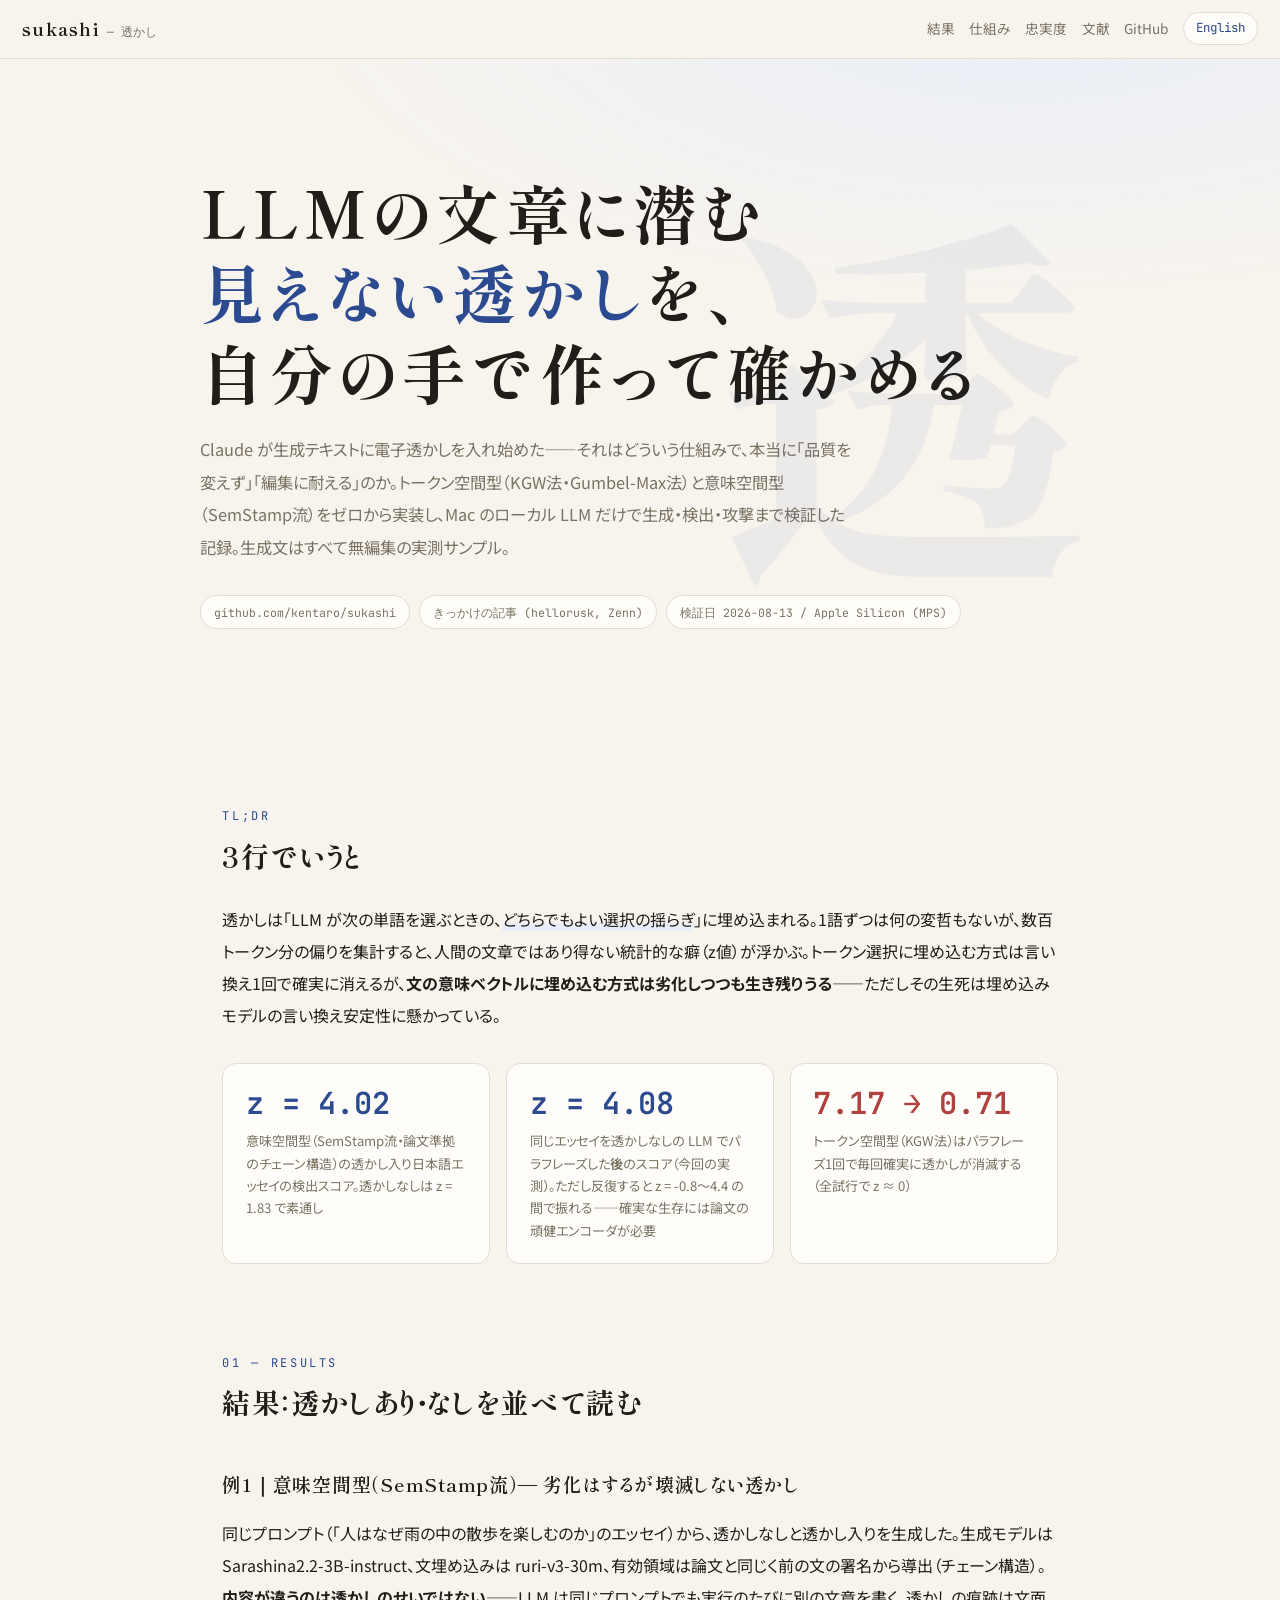
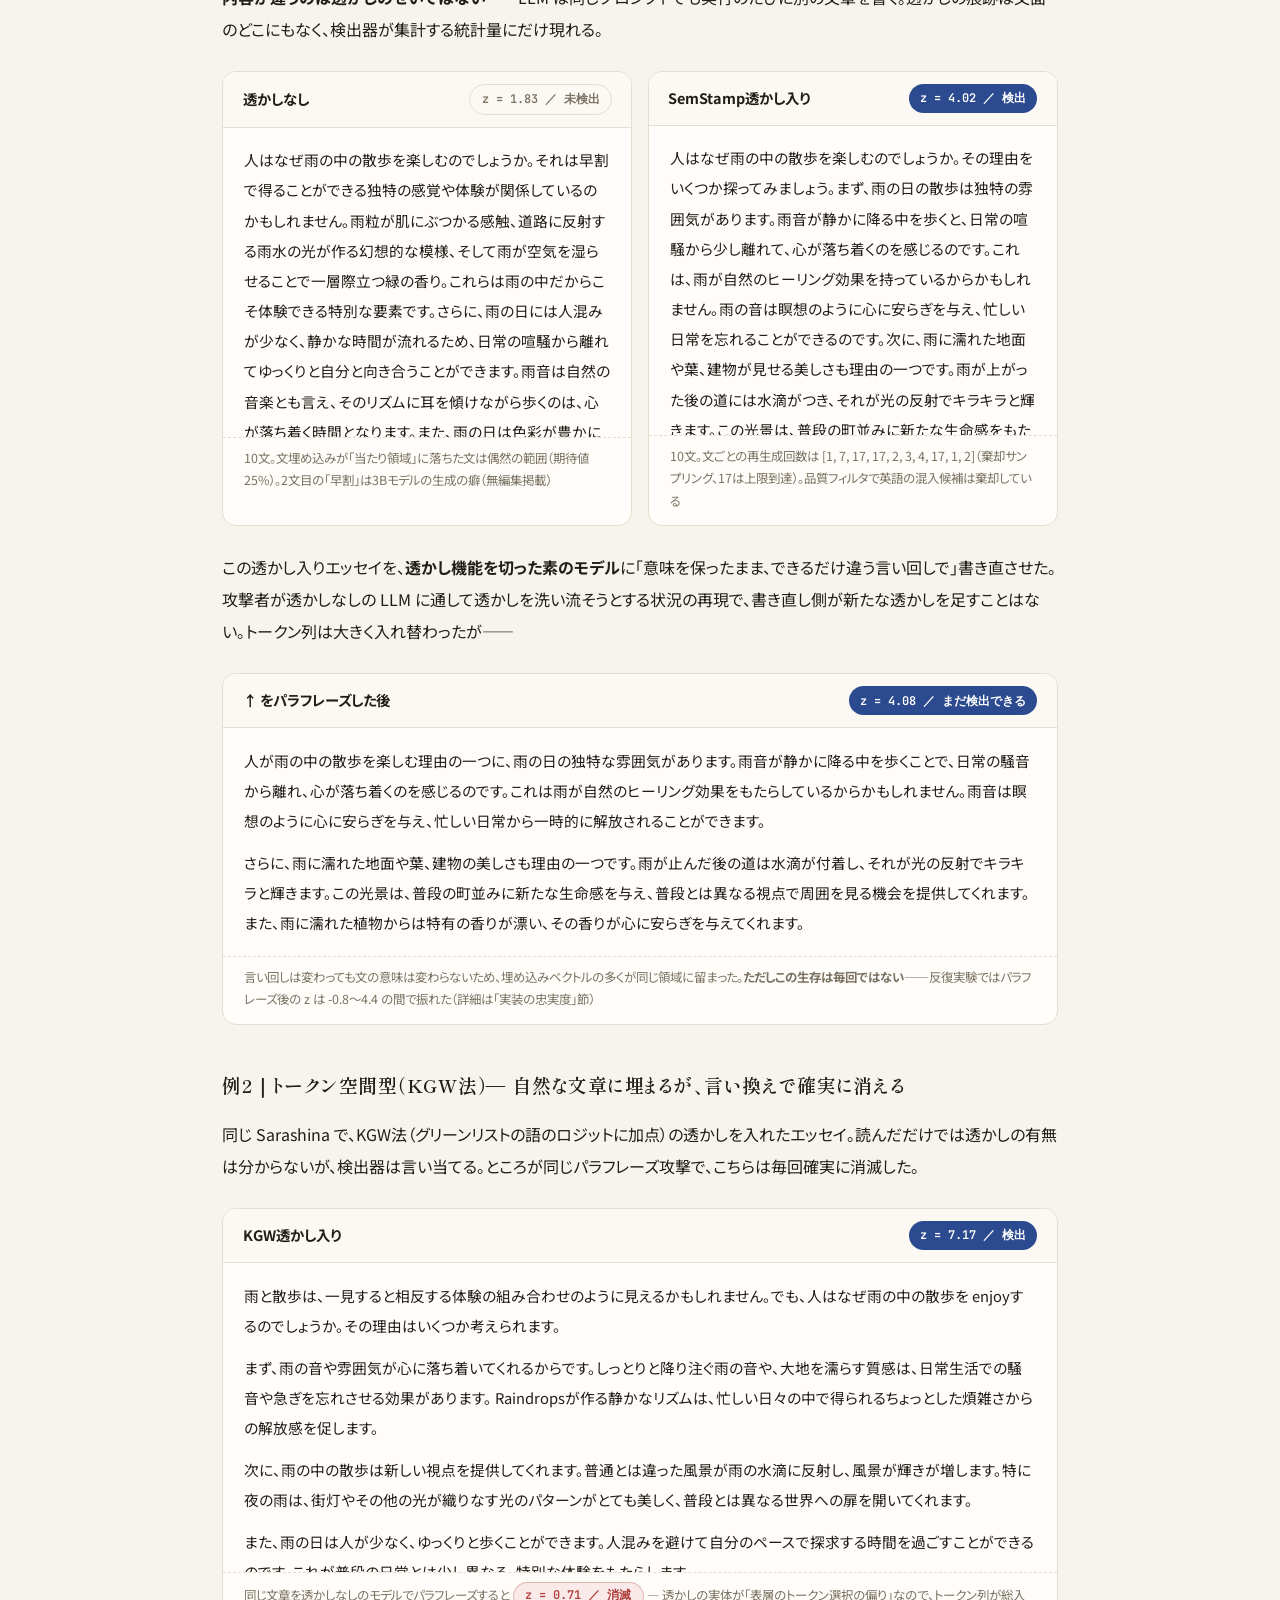
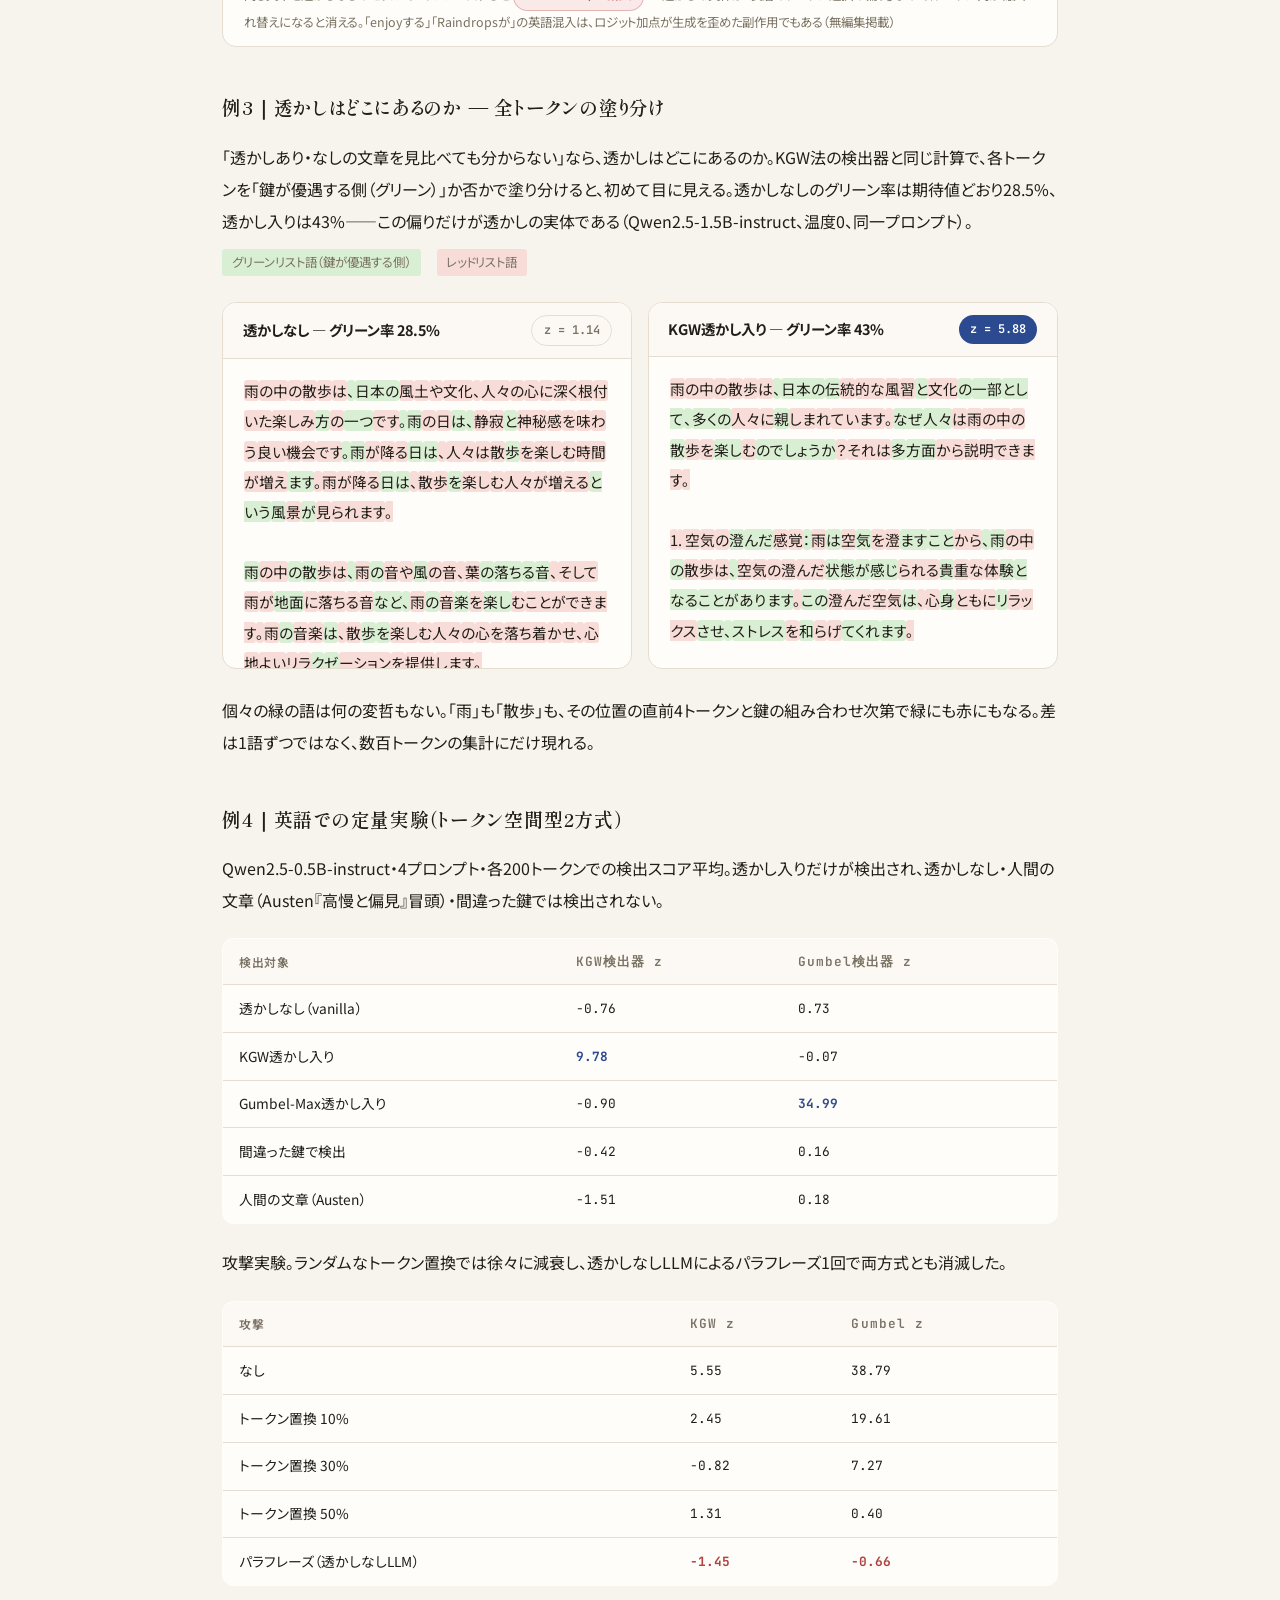
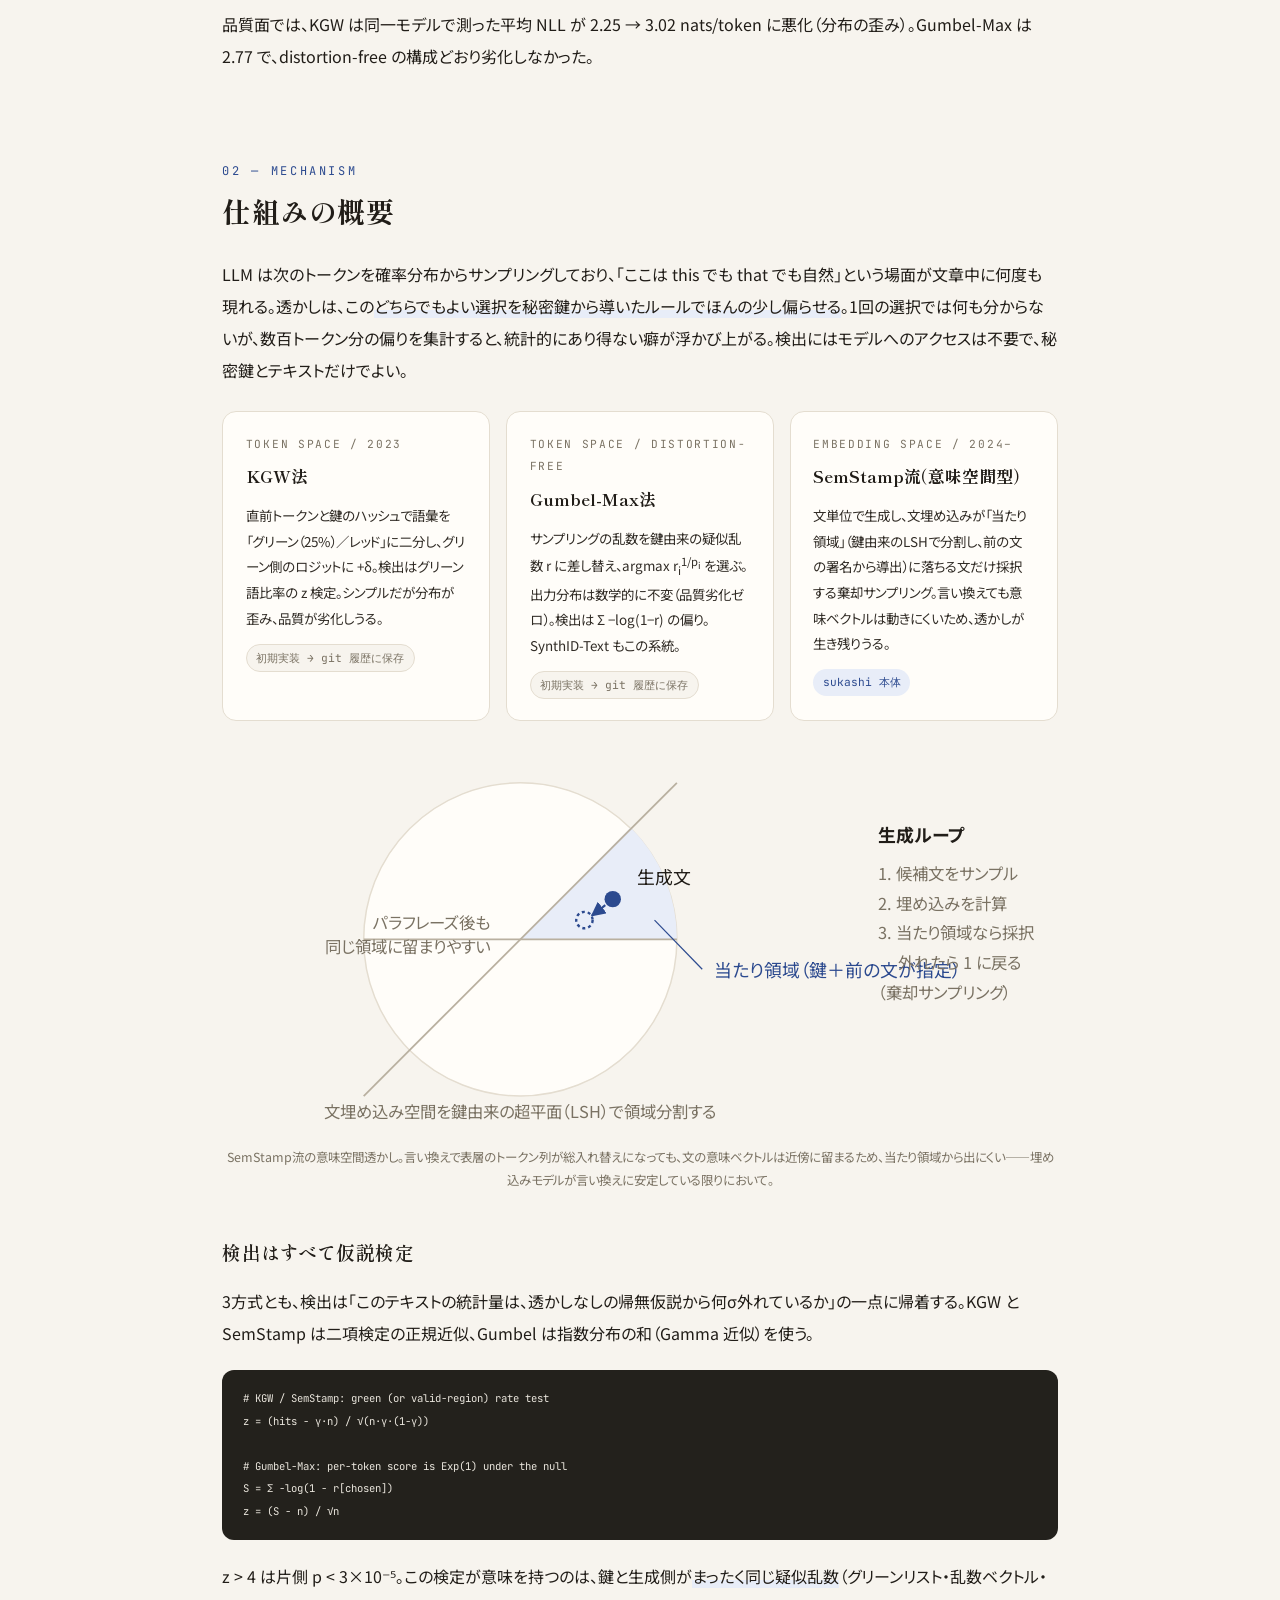
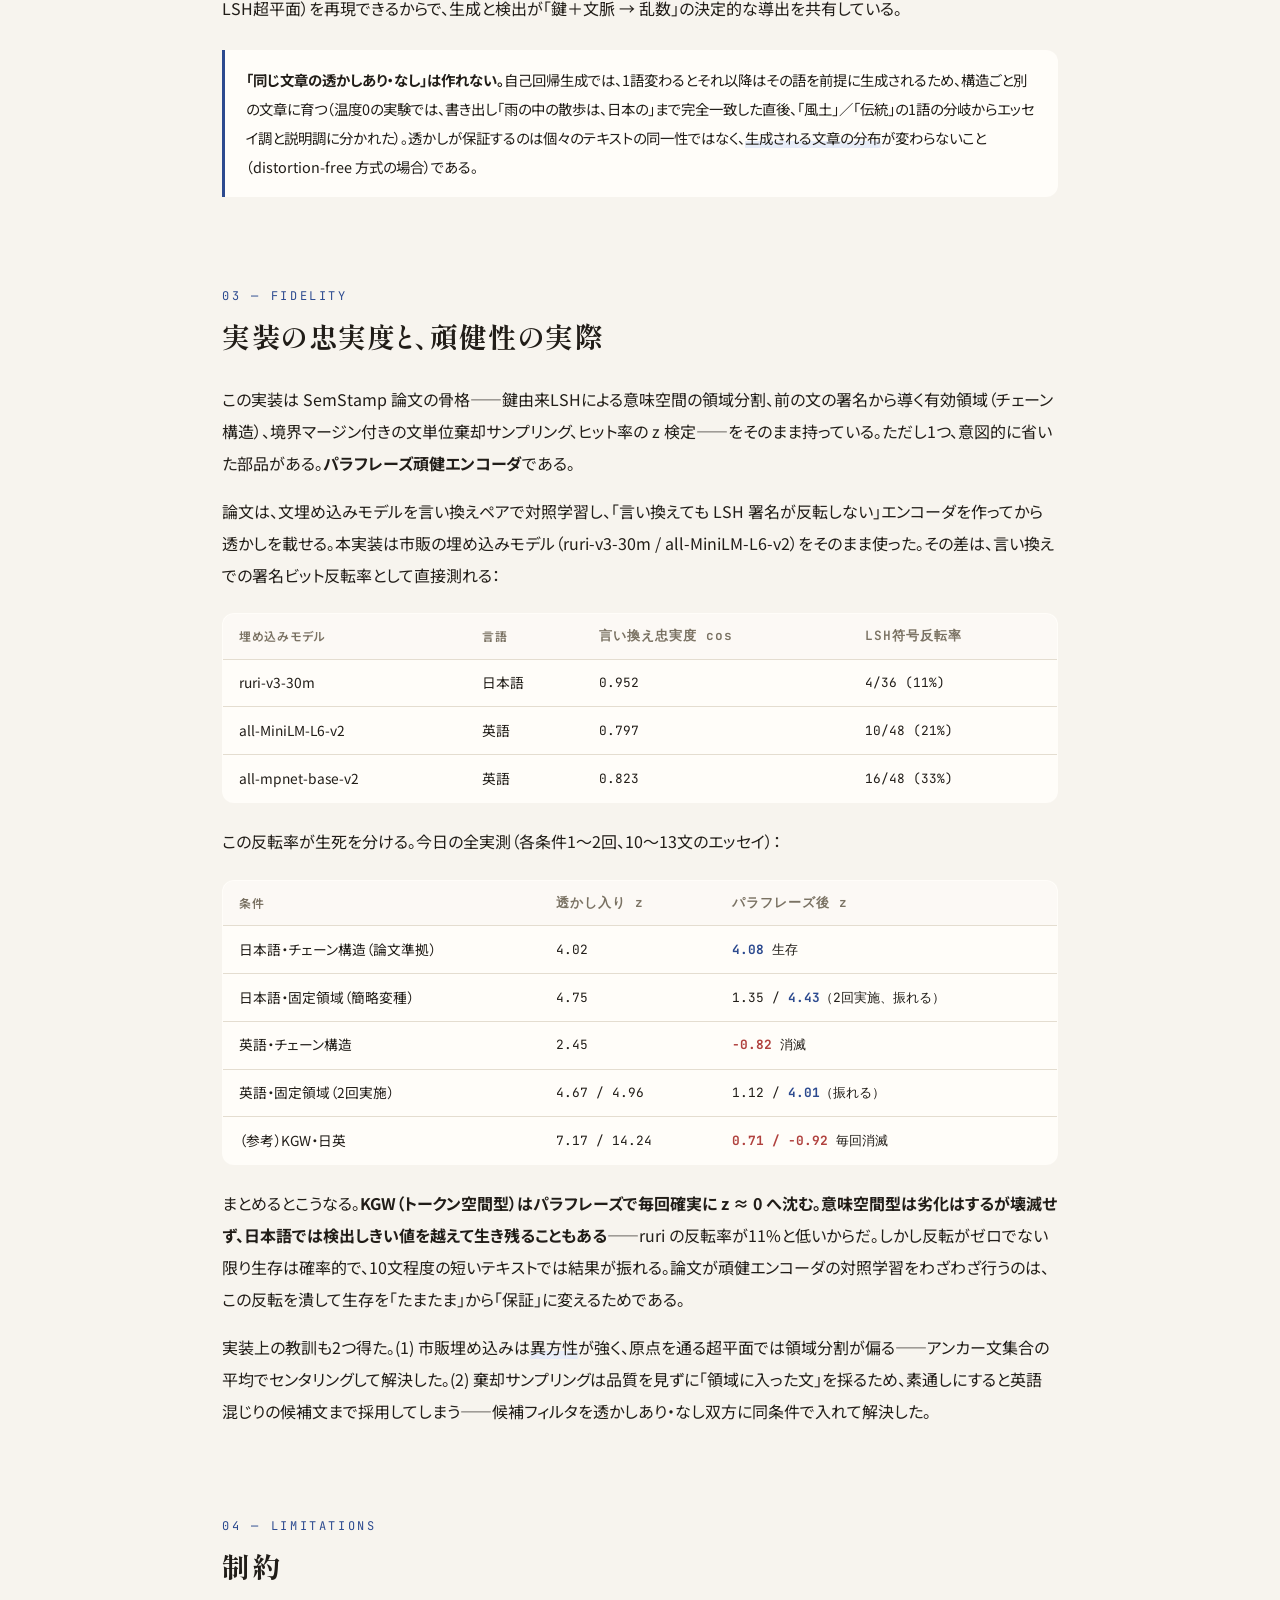
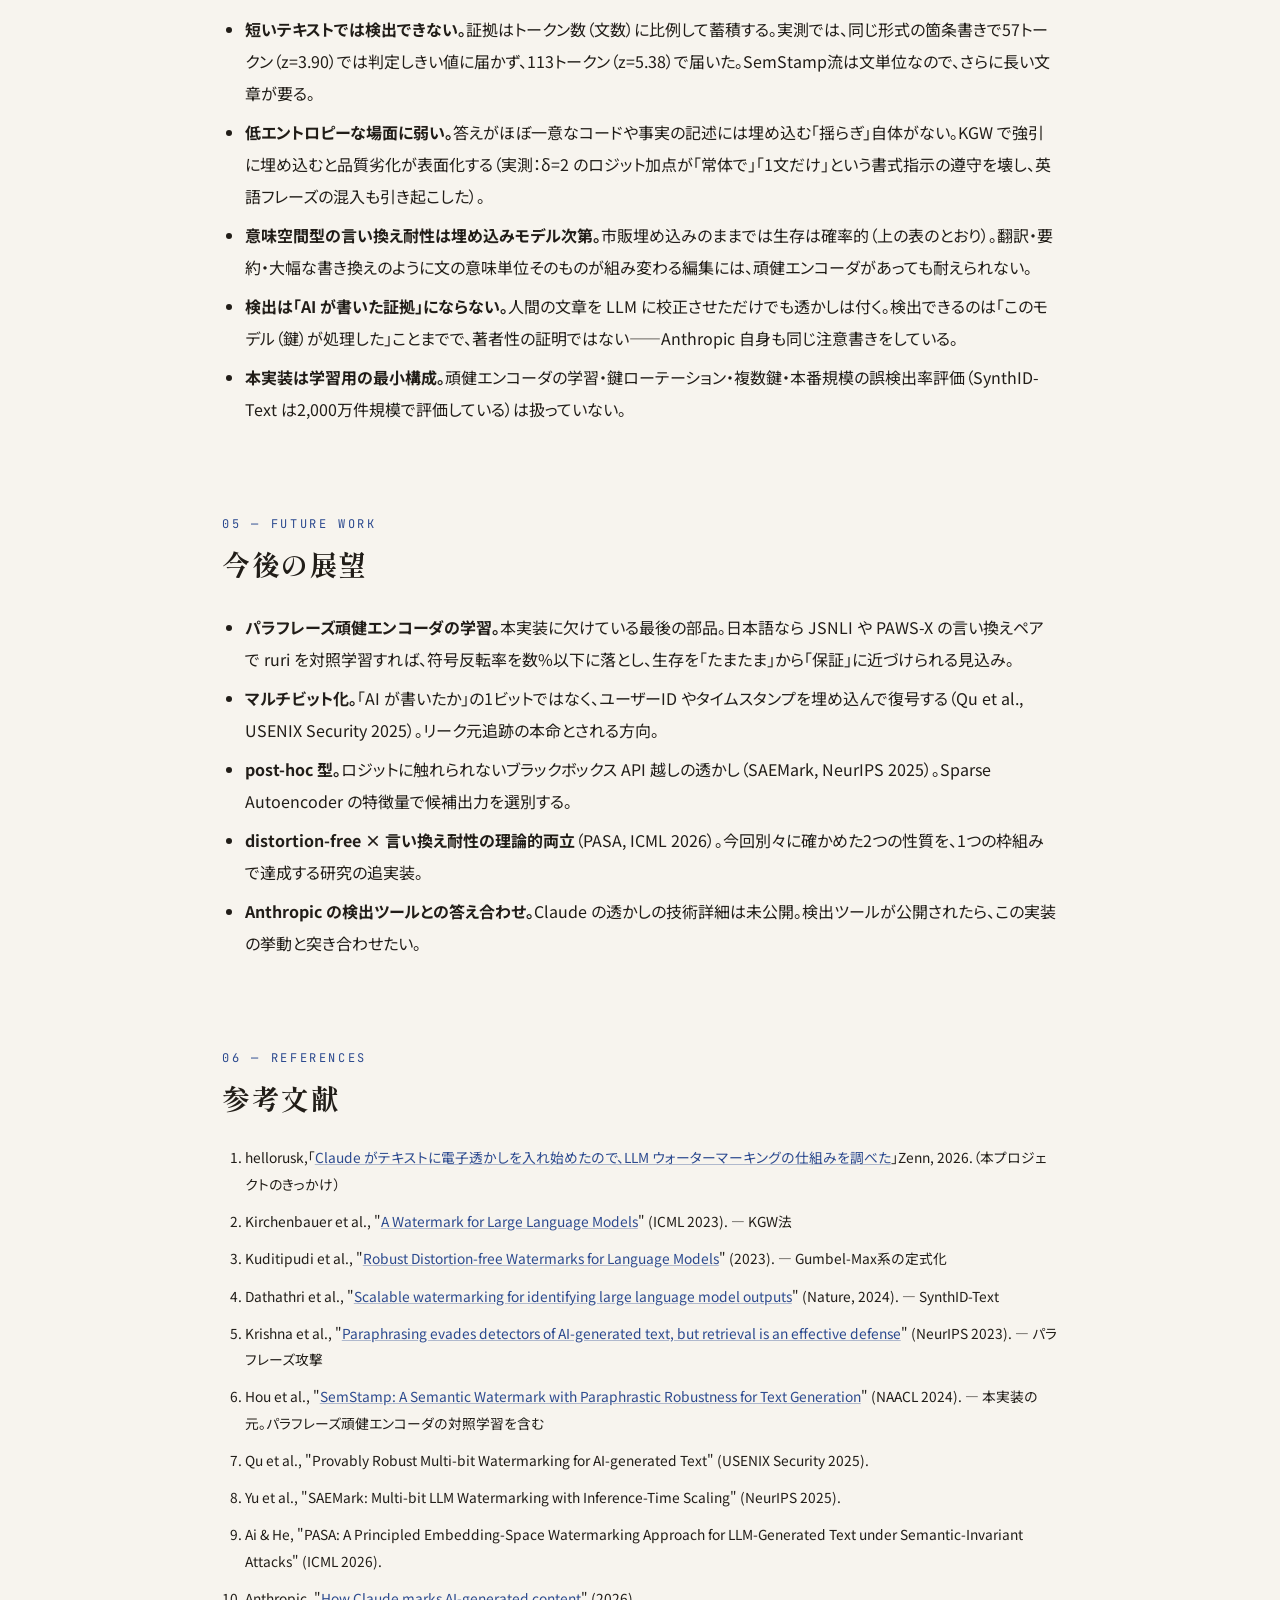
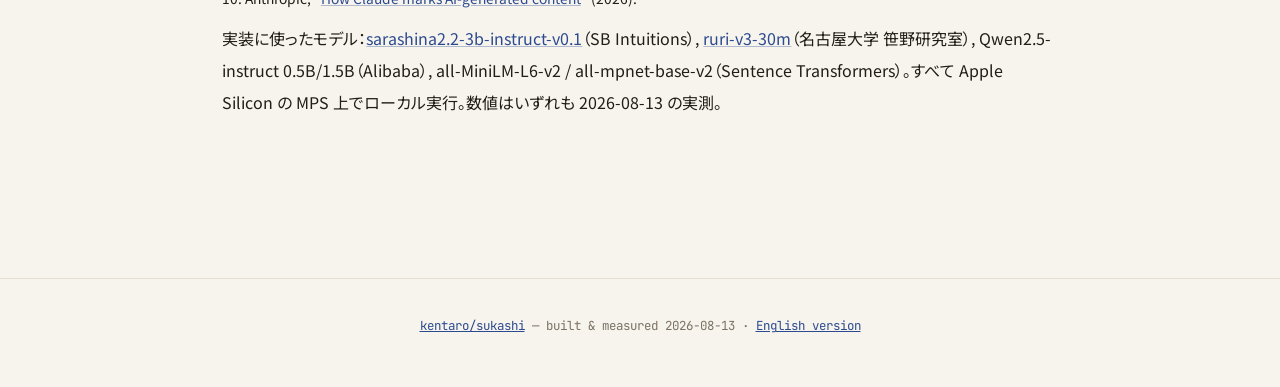
<file: docs/index.html>
<!doctype html>
<html lang="ja">
<head>
<meta charset="utf-8">
<meta name="viewport" content="width=device-width, initial-scale=1">
<title>sukashi — LLMテキスト電子透かしをスクラッチ実装して確かめる</title>
<meta name="description" content="LLMテキスト電子透かし（KGW法・Gumbel-Max法・SemStamp流意味空間型）をゼロから実装し、検出・攻撃・パラフレーズ耐性をローカルLLMで検証した記録">
<link rel="icon" href="data:image/svg+xml,<svg xmlns='http://www.w3.org/2000/svg' viewBox='0 0 100 100'><text y='.9em' font-size='90'>💠</text></svg>">
<link rel="preconnect" href="https://fonts.googleapis.com">
<link rel="preconnect" href="https://fonts.gstatic.com" crossorigin>
<link href="https://fonts.googleapis.com/css2?family=Shippori+Mincho:wght@500;600;700&family=Noto+Sans+JP:wght@400;500;700&family=JetBrains+Mono:wght@400;600&display=swap" rel="stylesheet">
<link rel="stylesheet" href="assets/style.css?v=2">
</head>
<body>

<nav>
  <a class="brand" href="#">sukashi<small>— 透かし</small></a>
  <div class="links">
    <a href="#results">結果</a>
    <a href="#how">仕組み</a>
    <a href="#fidelity">忠実度</a>
    <a href="#refs">文献</a>
    <a href="https://github.com/kentaro/sukashi">GitHub</a>
    <a class="lang" href="en/">English</a>
  </div>
</nav>

<header class="hero">
  <div class="hero-inner">
    <div class="glyph">透</div>
    <h1>LLMの文章に潜む<br><span class="accent">見えない透かし</span>を、<br>自分の手で作って確かめる</h1>
    <p class="tagline">Claude が生成テキストに電子透かしを入れ始めた——それはどういう仕組みで、本当に「品質を変えず」「編集に耐える」のか。トークン空間型（KGW法・Gumbel-Max法）と意味空間型（SemStamp流）をゼロから実装し、Mac のローカル LLM だけで生成・検出・攻撃まで検証した記録。生成文はすべて無編集の実測サンプル。</p>
    <div class="meta">
      <a class="chip" href="https://github.com/kentaro/sukashi">github.com/kentaro/sukashi</a>
      <a class="chip" href="https://zenn.dev/hellorusk/articles/3328866ca9e922">きっかけの記事 (hellorusk, Zenn)</a>
      <span class="chip">検証日 2026-08-13 / Apple Silicon (MPS)</span>
    </div>
  </div>
</header>

<main>

<section id="tldr">
  <span class="sec-label">TL;DR</span>
  <h2>3行でいうと</h2>
  <p>透かしは「LLM が次の単語を選ぶときの、<em>どちらでもよい選択の揺らぎ</em>」に埋め込まれる。1語ずつは何の変哲もないが、数百トークン分の偏りを集計すると、人間の文章ではあり得ない統計的な癖（z値）が浮かぶ。トークン選択に埋め込む方式は言い換え1回で確実に消えるが、<strong>文の意味ベクトルに埋め込む方式は劣化しつつも生き残りうる</strong>——ただしその生死は埋め込みモデルの言い換え安定性に懸かっている。</p>
  <div class="stats">
    <div class="stat"><div class="num">z = 4.02</div><div class="desc">意味空間型（SemStamp流・論文準拠のチェーン構造）の透かし入り日本語エッセイの検出スコア。透かしなしは z = 1.83 で素通し</div></div>
    <div class="stat"><div class="num">z = 4.08</div><div class="desc">同じエッセイを透かしなしの LLM でパラフレーズした<strong>後</strong>のスコア（今回の実測）。ただし反復すると z = -0.8〜4.4 の間で振れる——確実な生存には論文の頑健エンコーダが必要</div></div>
    <div class="stat"><div class="num dead">7.17 → 0.71</div><div class="desc">トークン空間型（KGW法）はパラフレーズ1回で毎回確実に透かしが消滅する（全試行で z ≈ 0）</div></div>
  </div>
</section>

<section id="results">
  <span class="sec-label">01 — Results</span>
  <h2>結果：透かしあり・なしを並べて読む</h2>

  <h3>例1｜意味空間型（SemStamp流）— 劣化はするが壊滅しない透かし</h3>
  <p>同じプロンプト（「人はなぜ雨の中の散歩を楽しむのか」のエッセイ）から、透かしなしと透かし入りを生成した。生成モデルは Sarashina2.2-3B-instruct、文埋め込みは ruri-v3-30m、有効領域は論文と同じく前の文の署名から導出（チェーン構造）。<strong>内容が違うのは透かしのせいではない</strong>——LLM は同じプロンプトでも実行のたびに別の文章を書く。透かしの痕跡は文面のどこにもなく、検出器が集計する統計量にだけ現れる。</p>

  <div class="pair-wrap"><div class="pair">
    <div class="sample">
      <div class="head"><span class="t">透かしなし</span><span class="z miss">z = 1.83 ／ 未検出</span></div>
      <div class="body"><p>人はなぜ雨の中の散歩を楽しむのでしょうか。それは早割で得ることができる独特の感覚や体験が関係しているのかもしれません。雨粒が肌にぶつかる感触、道路に反射する雨水の光が作る幻想的な模様、そして雨が空気を湿らせることで一層際立つ緑の香り。これらは雨の中だからこそ体験できる特別な要素です。さらに、雨の日には人混みが少なく、静かな時間が流れるため、日常の喧騒から離れてゆっくりと自分と向き合うことができます。雨音は自然の音楽とも言え、そのリズムに耳を傾けながら歩くのは、心が落ち着く時間となります。また、雨の日は色彩が豊かに感じられる瞬間でもあります。濡れた路面や木々の葉が水分を含み、日光が散乱することで、普段の景色がより鮮やかに見えるのです。このような視覚的な喜びも、雨の中の散歩を魅力的にしている一因でしょう。最後に、雨は新たな始まりの象徴でもあります。</p></div>
      <div class="note">10文。文埋め込みが「当たり領域」に落ちた文は偶然の範囲（期待値25%）。2文目の「早割」は3Bモデルの生成の癖（無編集掲載）</div>
    </div>
    <div class="sample">
      <div class="head"><span class="t">SemStamp透かし入り</span><span class="z hit">z = 4.02 ／ 検出</span></div>
      <div class="body"><p>人はなぜ雨の中の散歩を楽しむのでしょうか。その理由をいくつか探ってみましょう。まず、雨の日の散歩は独特の雰囲気があります。雨音が静かに降る中を歩くと、日常の喧騒から少し離れて、心が落ち着くのを感じるのです。これは、雨が自然のヒーリング効果を持っているからかもしれません。雨の音は瞑想のように心に安らぎを与え、忙しい日常を忘れることができるのです。次に、雨に濡れた地面や葉、建物が見せる美しさも理由の一つです。雨が上がった後の道には水滴がつき、それが光の反射でキラキラと輝きます。この光景は、普段の町並みに新たな生命感をもたらし、普段とは異なる視点で周囲を見ることができます。また、雨に濡れた植物の香りも楽しめますし、その香りが心に安らぎを与えてくれます。</p></div>
      <div class="note">10文。文ごとの再生成回数は [1, 7, 17, 17, 2, 3, 4, 17, 1, 2]（棄却サンプリング、17は上限到達）。品質フィルタで英語の混入候補は棄却している</div>
    </div>
  </div></div>

  <p>この透かし入りエッセイを、<strong>透かし機能を切った素のモデル</strong>に「意味を保ったまま、できるだけ違う言い回しで」書き直させた。攻撃者が透かしなしの LLM に通して透かしを洗い流そうとする状況の再現で、書き直し側が新たな透かしを足すことはない。トークン列は大きく入れ替わったが——</p>

  <div class="sample">
    <div class="head"><span class="t">↑ をパラフレーズした後</span><span class="z hit">z = 4.08 ／ まだ検出できる</span></div>
    <div class="body"><p>人が雨の中の散歩を楽しむ理由の一つに、雨の日の独特な雰囲気があります。雨音が静かに降る中を歩くことで、日常の騒音から離れ、心が落ち着くのを感じるのです。これは雨が自然のヒーリング効果をもたらしているからかもしれません。雨音は瞑想のように心に安らぎを与え、忙しい日常から一時的に解放されることができます。</p><p>さらに、雨に濡れた地面や葉、建物の美しさも理由の一つです。雨が止んだ後の道は水滴が付着し、それが光の反射でキラキラと輝きます。この光景は、普段の町並みに新たな生命感を与え、普段とは異なる視点で周囲を見る機会を提供してくれます。また、雨に濡れた植物からは特有の香りが漂い、その香りが心に安らぎを与えてくれます。</p></div>
    <div class="note">言い回しは変わっても文の意味は変わらないため、埋め込みベクトルの多くが同じ領域に留まった。<strong>ただしこの生存は毎回ではない</strong>——反復実験ではパラフレーズ後の z は -0.8〜4.4 の間で振れた（詳細は「実装の忠実度」節）</div>
  </div>

  <h3>例2｜トークン空間型（KGW法）— 自然な文章に埋まるが、言い換えで確実に消える</h3>
  <p>同じ Sarashina で、KGW法（グリーンリストの語のロジットに加点）の透かしを入れたエッセイ。読んだだけでは透かしの有無は分からないが、検出器は言い当てる。ところが同じパラフレーズ攻撃で、こちらは毎回確実に消滅した。</p>

  <div class="sample">
    <div class="head"><span class="t">KGW透かし入り</span><span class="z hit">z = 7.17 ／ 検出</span></div>
    <div class="body">
      <p>雨と散歩は、一見すると相反する体験の組み合わせのように見えるかもしれません。でも、人はなぜ雨の中の散歩を enjoyするのでしょうか。その理由はいくつか考えられます。</p>
      <p>まず、雨の音や雰囲気が心に落ち着いてくれるからです。しっとりと降り注ぐ雨の音や、大地を濡らす質感は、日常生活での騒音や急ぎを忘れさせる効果があります。 Raindropsが作る静かなリズムは、忙しい日々の中で得られるちょっとした煩雑さからの解放感を促します。</p>
      <p>次に、雨の中の散歩は新しい視点を提供してくれます。普通とは違った風景が雨の水滴に反射し、風景が輝きが増します。特に夜の雨は、街灯やその他の光が織りなす光のパターンがとても美しく、普段とは異なる世界への扉を開いてくれます。</p>
      <p>また、雨の日は人が少なく、ゆっくりと歩くことができます。人混みを避けて自分のペースで探求する時間を過ごすことができるのです。これが普段の日常とは少し異なる、特別な体験をもたらします。</p>
      <p>最後に、雨の中の散歩は自己発見の場ともなり得ます。静かに自分を省みる時間を持つことで、普段見逃しがちな感情や思考を整理することができます。雨に濡れることによる肌感覚も、新たなインスピレーションを引き出すきっかけとなります。</p>
    </div>
    <div class="note">同じ文章を透かしなしのモデルでパラフレーズすると <span class="z dead">z = 0.71 ／ 消滅</span> — 透かしの実体が「表層のトークン選択の偏り」なので、トークン列が総入れ替えになると消える。「enjoyする」「Raindropsが」の英語混入は、ロジット加点が生成を歪めた副作用でもある（無編集掲載）</div>
  </div>

  <h3>例3｜透かしはどこにあるのか — 全トークンの塗り分け</h3>
  <p>「透かしあり・なしの文章を見比べても分からない」なら、透かしはどこにあるのか。KGW法の検出器と同じ計算で、各トークンを「鍵が優遇する側（グリーン）」か否かで塗り分けると、初めて目に見える。透かしなしのグリーン率は期待値どおり28.5%、透かし入りは43%——この偏りだけが透かしの実体である（Qwen2.5-1.5B-instruct、温度0、同一プロンプト）。</p>
  <div class="legend"><span class="g">グリーンリスト語（鍵が優遇する側）</span><span class="r">レッドリスト語</span></div>
  <div class="pair-wrap"><div class="pair">
    <div class="sample">
      <div class="head"><span class="t">透かしなし — グリーン率 28.5%</span><span class="z miss">z = 1.14</span></div>
      <div class="body tokens"><span class="r">雨</span><span class="r">の中</span><span class="r">の</span><span class="r">散</span><span class="r">歩</span><span class="r">は</span><span class="g">、</span><span class="g">日本の</span><span class="r">風</span><span class="r">土</span><span class="r">や</span><span class="r">文化</span><span class="r">、</span><span class="r">人々</span><span class="r">の</span><span class="r">心</span><span class="r">に</span><span class="r">深</span><span class="r">く</span><span class="r">根</span><span class="r">付</span><span class="r">いた</span><span class="r">楽しみ</span><span class="g">方</span><span class="r">の</span><span class="g">一つ</span><span class="r">です</span><span class="g">。</span><span class="g">雨</span><span class="r">の</span><span class="r">日</span><span class="g">は</span><span class="g">、</span><span class="r">静</span><span class="r">寂</span><span class="g">と</span><span class="r">神秘</span><span class="r">感</span><span class="r">を</span><span class="r">味</span><span class="r">わ</span><span class="r">う</span><span class="r">良い</span><span class="r">機</span><span class="r">会</span><span class="r">です</span><span class="g">。</span><span class="g">雨</span><span class="r">が</span><span class="r">降</span><span class="r">る</span><span class="g">日</span><span class="g">は</span><span class="r">、</span><span class="r">人々</span><span class="r">は</span><span class="r">散</span><span class="g">歩</span><span class="r">を</span><span class="r">楽し</span><span class="r">む</span><span class="r">時間</span><span class="r">が増え</span><span class="g">ます</span><span class="r">。</span><span class="r">雨</span><span class="r">が</span><span class="r">降</span><span class="r">る</span><span class="g">日</span><span class="g">は</span><span class="r">、</span><span class="r">散</span><span class="r">歩</span><span class="g">を</span><span class="r">楽し</span><span class="r">む</span><span class="r">人々</span><span class="r">が</span><span class="r">増</span><span class="r">える</span><span class="g">という</span><span class="g">風</span><span class="r">景</span><span class="g">が</span><span class="r">見</span><span class="r">られます</span><span class="r">。<br><br></span><span class="g">雨</span><span class="r">の中</span><span class="g">の</span><span class="g">散</span><span class="r">歩</span><span class="r">は</span><span class="g">、</span><span class="r">雨</span><span class="g">の</span><span class="r">音</span><span class="r">や</span><span class="g">風</span><span class="r">の</span><span class="r">音</span><span class="r">、</span><span class="r">葉</span><span class="g">の</span><span class="g">落ち</span><span class="g">る</span><span class="g">音</span><span class="r">、</span><span class="r">そして</span><span class="r">雨</span><span class="r">が</span><span class="g">地面</span><span class="r">に</span><span class="r">落ち</span><span class="r">る</span><span class="r">音</span><span class="g">など</span><span class="g">、</span><span class="r">雨</span><span class="g">の</span><span class="r">音</span><span class="g">楽</span><span class="r">を</span><span class="g">楽し</span><span class="r">む</span><span class="r">ことができます</span><span class="r">。</span><span class="r">雨</span><span class="g">の</span><span class="r">音</span><span class="r">楽</span><span class="g">は</span><span class="r">、</span><span class="r">散</span><span class="g">歩</span><span class="g">を</span><span class="r">楽し</span><span class="r">む</span><span class="r">人々</span><span class="r">の</span><span class="r">心</span><span class="r">を</span><span class="r">落ち着</span><span class="r">か</span><span class="r">せ</span><span class="r">、</span><span class="r">心</span><span class="r">地</span><span class="r">よい</span><span class="r">リ</span><span class="r">ラ</span><span class="g">ク</span><span class="g">ゼ</span><span class="r">ーション</span><span class="r">を</span><span class="r">提供</span><span class="r">します</span><span class="r">。<br><br></span><span class="g">また</span><span class="r">、</span><span class="r">雨</span><span class="r">の中</span><span class="g">の</span><span class="r">散</span><span class="r">歩</span><span class="r">は</span><span class="g">、</span><span class="r">雨</span><span class="g">の</span><span class="r">色</span><span class="g">や</span><span class="g">雨</span><span class="g">の</span><span class="g">風</span><span class="r">景</span><span class="r">を</span><span class="g">楽し</span><span class="r">む</span><span class="g">ことができます</span><span class="r">。</span><span class="r">雨</span><span class="g">の</span><span class="r">色</span><span class="r">は</span><span class="r">、</span><span class="r">青</span><span class="r">や</span><span class="r">紫</span><span class="r">、</span><span class="r">赤</span><span class="g">など</span><span class="r">、</span><span class="g">様々な</span><span class="r">色</span><span class="r">を</span><span class="r">楽し</span><span class="g">む</span><span class="r">ことができます</span><span class="r">。</span></div>
    </div>
    <div class="sample">
      <div class="head"><span class="t">KGW透かし入り — グリーン率 43%</span><span class="z hit">z = 5.88</span></div>
      <div class="body tokens"><span class="r">雨</span><span class="r">の中</span><span class="r">の</span><span class="r">散</span><span class="r">歩</span><span class="r">は</span><span class="g">、</span><span class="g">日本の</span><span class="g">伝</span><span class="r">統</span><span class="r">的な</span><span class="r">風</span><span class="r">習</span><span class="g">と</span><span class="r">文化</span><span class="g">の</span><span class="g">一部</span><span class="g">として</span><span class="g">、</span><span class="g">多くの</span><span class="r">人々</span><span class="r">に</span><span class="g">親</span><span class="r">しま</span><span class="r">れ</span><span class="r">ています</span><span class="r">。</span><span class="g">なぜ</span><span class="g">人々</span><span class="r">は</span><span class="r">雨</span><span class="r">の中</span><span class="r">の</span><span class="g">散</span><span class="r">歩</span><span class="r">を</span><span class="g">楽し</span><span class="r">む</span><span class="g">のでしょうか</span><span class="r">？</span><span class="r">それは</span><span class="g">多</span><span class="g">方面</span><span class="r">から</span><span class="r">説</span><span class="r">明</span><span class="r">できます</span><span class="r">。<br><br></span><span class="r">1</span><span class="r">.</span><span class="r"> 空</span><span class="r">気</span><span class="r">の</span><span class="g">澄</span><span class="g">んだ</span><span class="r">感</span><span class="r">覚</span><span class="g">：</span><span class="r">雨</span><span class="g">は</span><span class="r">空</span><span class="g">気</span><span class="r">を</span><span class="r">澄</span><span class="g">ます</span><span class="g">こと</span><span class="r">から</span><span class="g">、</span><span class="g">雨</span><span class="r">の中</span><span class="g">の</span><span class="r">散</span><span class="r">歩</span><span class="r">は</span><span class="g">、</span><span class="r">空</span><span class="r">気</span><span class="r">の</span><span class="r">澄</span><span class="r">んだ</span><span class="g">状</span><span class="g">態</span><span class="g">が</span><span class="g">感じ</span><span class="r">られる</span><span class="g">貴</span><span class="r">重</span><span class="r">な</span><span class="r">体</span><span class="g">験</span><span class="g">となる</span><span class="g">ことがあります</span><span class="r">。</span><span class="g">この</span><span class="r">澄</span><span class="r">んだ</span><span class="r">空</span><span class="r">気</span><span class="g">は</span><span class="r">、</span><span class="r">心</span><span class="g">身</span><span class="r">とも</span><span class="r">に</span><span class="g">リ</span><span class="r">ラ</span><span class="r">ックス</span><span class="g">させ</span><span class="g">、</span><span class="g">ストレス</span><span class="r">を</span><span class="g">和</span><span class="r">ら</span><span class="r">げ</span><span class="g">てくれ</span><span class="g">ます</span><span class="r">。<br><br></span><span class="g">2</span><span class="g">.</span><span class="g"> </span><span class="r">人</span><span class="r">間</span><span class="r">の</span><span class="g">心理</span><span class="g">的な</span><span class="r">反</span><span class="r">応</span><span class="r">：</span><span class="g">雨</span><span class="r">の中</span><span class="r">の</span><span class="g">散</span><span class="r">歩</span><span class="r">は</span><span class="g">、</span><span class="g">人々</span><span class="g">が</span><span class="g">自然</span><span class="g">の</span><span class="g">力を</span><span class="r">体</span><span class="r">験</span><span class="g">する</span><span class="r">機</span><span class="r">会</span><span class="g">となる</span><span class="g">ため</span><span class="r">、</span><span class="g">心理</span><span class="g">的な</span><span class="r">反</span><span class="r">応</span><span class="g">にも</span><span class="g">影響</span><span class="g">を</span><span class="r">及</span><span class="r">ぼ</span><span class="r">します</span><span class="r">。</span><span class="r">雨</span><span class="g">が</span><span class="r">降</span><span class="g">った</span><span class="g">とき</span><span class="r">、</span><span class="r">人々</span><span class="r">は</span><span class="g">心</span><span class="r">地</span><span class="g">よく</span><span class="r">、</span><span class="r">穏</span><span class="g">や</span><span class="r">か</span><span class="g">になる</span><span class="g">ことができます</span><span class="g">。<br><br></span><span class="r">3</span><span class="g">.</span><span class="r"> 観</span><span class="r">光</span><span class="r">の</span><span class="g">目的</span><span class="r">：</span><span class="r">雨</span><span class="r">の中</span><span class="r">の</span><span class="g">散</span><span class="r">歩</span><span class="r">は</span></div>
    </div>
  </div></div>
  <p>個々の緑の語は何の変哲もない。「雨」も「散歩」も、その位置の直前4トークンと鍵の組み合わせ次第で緑にも赤にもなる。差は1語ずつではなく、数百トークンの集計にだけ現れる。</p>

  <h3>例4｜英語での定量実験（トークン空間型2方式）</h3>
  <p>Qwen2.5-0.5B-instruct・4プロンプト・各200トークンでの検出スコア平均。透かし入りだけが検出され、透かしなし・人間の文章（Austen『高慢と偏見』冒頭）・間違った鍵では検出されない。</p>
  <div class="tbl-wrap"><table>
    <tr><th>検出対象</th><th class="mono">KGW検出器 z</th><th class="mono">Gumbel検出器 z</th></tr>
    <tr><td>透かしなし（vanilla）</td><td class="mono">-0.76</td><td class="mono">0.73</td></tr>
    <tr><td>KGW透かし入り</td><td class="mono"><span class="hi">9.78</span></td><td class="mono">-0.07</td></tr>
    <tr><td>Gumbel-Max透かし入り</td><td class="mono">-0.90</td><td class="mono"><span class="hi">34.99</span></td></tr>
    <tr><td>間違った鍵で検出</td><td class="mono">-0.42</td><td class="mono">0.16</td></tr>
    <tr><td>人間の文章（Austen）</td><td class="mono">-1.51</td><td class="mono">0.18</td></tr>
  </table></div>
  <p>攻撃実験。ランダムなトークン置換では徐々に減衰し、透かしなしLLMによるパラフレーズ1回で両方式とも消滅した。</p>
  <div class="tbl-wrap"><table>
    <tr><th>攻撃</th><th class="mono">KGW z</th><th class="mono">Gumbel z</th></tr>
    <tr><td>なし</td><td class="mono">5.55</td><td class="mono">38.79</td></tr>
    <tr><td>トークン置換 10%</td><td class="mono">2.45</td><td class="mono">19.61</td></tr>
    <tr><td>トークン置換 30%</td><td class="mono">-0.82</td><td class="mono">7.27</td></tr>
    <tr><td>トークン置換 50%</td><td class="mono">1.31</td><td class="mono">0.40</td></tr>
    <tr><td>パラフレーズ（透かしなしLLM）</td><td class="mono"><span class="lo">-1.45</span></td><td class="mono"><span class="lo">-0.66</span></td></tr>
  </table></div>
  <p>品質面では、KGW は同一モデルで測った平均 NLL が 2.25 → 3.02 nats/token に悪化（分布の歪み）。Gumbel-Max は 2.77 で、distortion-free の構成どおり劣化しなかった。</p>
</section>

<section id="how">
  <span class="sec-label">02 — Mechanism</span>
  <h2>仕組みの概要</h2>
  <p>LLM は次のトークンを確率分布からサンプリングしており、「ここは this でも that でも自然」という場面が文章中に何度も現れる。透かしは、この<em>どちらでもよい選択を秘密鍵から導いたルールでほんの少し偏らせる</em>。1回の選択では何も分からないが、数百トークン分の偏りを集計すると、統計的にあり得ない癖が浮かび上がる。検出にはモデルへのアクセスは不要で、秘密鍵とテキストだけでよい。</p>

  <div class="schemes">
    <div class="scheme">
      <div class="k">TOKEN SPACE / 2023</div>
      <h4>KGW法</h4>
      <p>直前トークンと鍵のハッシュで語彙を「グリーン（25%）／レッド」に二分し、グリーン側のロジットに +δ。検出はグリーン語比率の z 検定。シンプルだが分布が歪み、品質が劣化しうる。</p>
      <span class="tag hist">初期実装 → git 履歴に保存</span>
    </div>
    <div class="scheme">
      <div class="k">TOKEN SPACE / DISTORTION-FREE</div>
      <h4>Gumbel-Max法</h4>
      <p>サンプリングの乱数を鍵由来の疑似乱数 r に差し替え、argmax r<sub>i</sub><sup>1/p<sub>i</sub></sup> を選ぶ。出力分布は数学的に不変（品質劣化ゼロ）。検出は Σ −log(1−r) の偏り。SynthID-Text もこの系統。</p>
      <span class="tag hist">初期実装 → git 履歴に保存</span>
    </div>
    <div class="scheme">
      <div class="k">EMBEDDING SPACE / 2024–</div>
      <h4>SemStamp流（意味空間型）</h4>
      <p>文単位で生成し、文埋め込みが「当たり領域」（鍵由来のLSHで分割し、前の文の署名から導出）に落ちる文だけ採択する棄却サンプリング。言い換えても意味ベクトルは動きにくいため、透かしが生き残りうる。</p>
      <span class="tag alive">sukashi 本体</span>
    </div>
  </div>

  <figure class="diagram">
    <svg viewBox="0 0 560 250" xmlns="http://www.w3.org/2000/svg" font-family="'Noto Sans JP',sans-serif">
      <defs>
        <marker id="arr" viewBox="0 0 10 10" refX="9" refY="5" markerWidth="7" markerHeight="7" orient="auto-start-reverse">
          <path d="M 0 0 L 10 5 L 0 10 z" fill="#2c4a8f"/>
        </marker>
      </defs>
      <circle cx="200" cy="125" r="105" fill="#fffdf9" stroke="#e4ddd0"/>
      <path d="M 200 125 L 274 50 A 105 105 0 0 1 305 125 Z" fill="#e8edf8"/>
      <line x1="95" y1="230" x2="305" y2="20" stroke="#b9b0a0" stroke-width="1.2"/>
      <line x1="95" y1="125" x2="305" y2="125" stroke="#b9b0a0" stroke-width="1.2"/>
      <circle cx="262" cy="98" r="5.5" fill="#2c4a8f"/>
      <circle cx="243" cy="112" r="5.5" fill="none" stroke="#2c4a8f" stroke-width="1.6" stroke-dasharray="2 2"/>
      <line x1="257" y1="102" x2="248" y2="109" stroke="#2c4a8f" stroke-width="1.4" marker-end="url(#arr)"/>
      <text x="278" y="88" font-size="12" fill="#211d18">生成文</text>
      <text x="180" y="118" font-size="11" fill="#7a7263" text-anchor="end">パラフレーズ後も</text>
      <text x="180" y="134" font-size="11" fill="#7a7263" text-anchor="end">同じ領域に留まりやすい</text>
      <text x="330" y="150" font-size="12" fill="#2c4a8f">当たり領域（鍵＋前の文が指定）</text>
      <line x1="322" y1="145" x2="290" y2="112" stroke="#2c4a8f" stroke-width="0.8"/>
      <text x="200" y="245" font-size="11" fill="#7a7263" text-anchor="middle">文埋め込み空間を鍵由来の超平面（LSH）で領域分割する</text>
      <text x="440" y="60" font-size="12" fill="#211d18" font-weight="bold">生成ループ</text>
      <text x="440" y="85" font-size="11" fill="#7a7263">1. 候補文をサンプル</text>
      <text x="440" y="105" font-size="11" fill="#7a7263">2. 埋め込みを計算</text>
      <text x="440" y="125" font-size="11" fill="#7a7263">3. 当たり領域なら採択</text>
      <text x="440" y="145" font-size="11" fill="#7a7263">　 外れたら 1 に戻る</text>
      <text x="440" y="165" font-size="11" fill="#7a7263">（棄却サンプリング）</text>
    </svg>
    <figcaption>SemStamp流の意味空間透かし。言い換えで表層のトークン列が総入れ替えになっても、文の意味ベクトルは近傍に留まるため、当たり領域から出にくい——埋め込みモデルが言い換えに安定している限りにおいて。</figcaption>
  </figure>

  <h3>検出はすべて仮説検定</h3>
  <p>3方式とも、検出は「このテキストの統計量は、透かしなしの帰無仮説から何σ外れているか」の一点に帰着する。KGW と SemStamp は二項検定の正規近似、Gumbel は指数分布の和（Gamma 近似）を使う。</p>
  <pre><code># KGW / SemStamp: green (or valid-region) rate test
z = (hits − γ·n) / √(n·γ·(1−γ))

# Gumbel-Max: per-token score is Exp(1) under the null
S = Σ −log(1 − r[chosen])
z = (S − n) / √n</code></pre>
  <p>z &gt; 4 は片側 p &lt; 3×10⁻⁵。この検定が意味を持つのは、鍵と生成側が<em>まったく同じ疑似乱数</em>（グリーンリスト・乱数ベクトル・LSH超平面）を再現できるからで、生成と検出が「鍵＋文脈 → 乱数」の決定的な導出を共有している。</p>

  <div class="callout">
    <strong>「同じ文章の透かしあり・なし」は作れない。</strong>自己回帰生成では、1語変わるとそれ以降はその語を前提に生成されるため、構造ごと別の文章に育つ（温度0の実験では、書き出し「雨の中の散歩は、日本の」まで完全一致した直後、「風土」／「伝統」の1語の分岐からエッセイ調と説明調に分かれた）。透かしが保証するのは個々のテキストの同一性ではなく、<em>生成される文章の分布</em>が変わらないこと（distortion-free 方式の場合）である。
  </div>
</section>

<section id="fidelity">
  <span class="sec-label">03 — Fidelity</span>
  <h2>実装の忠実度と、頑健性の実際</h2>
  <p>この実装は SemStamp 論文の骨格——鍵由来LSHによる意味空間の領域分割、前の文の署名から導く有効領域（チェーン構造）、境界マージン付きの文単位棄却サンプリング、ヒット率の z 検定——をそのまま持っている。ただし1つ、意図的に省いた部品がある。<strong>パラフレーズ頑健エンコーダ</strong>である。</p>
  <p>論文は、文埋め込みモデルを言い換えペアで対照学習し、「言い換えても LSH 署名が反転しない」エンコーダを作ってから透かしを載せる。本実装は市販の埋め込みモデル（ruri-v3-30m / all-MiniLM-L6-v2）をそのまま使った。その差は、言い換えでの署名ビット反転率として直接測れる：</p>
  <div class="tbl-wrap"><table>
    <tr><th>埋め込みモデル</th><th>言語</th><th class="mono">言い換え忠実度 cos</th><th class="mono">LSH符号反転率</th></tr>
    <tr><td>ruri-v3-30m</td><td>日本語</td><td class="mono">0.952</td><td class="mono">4/36 (11%)</td></tr>
    <tr><td>all-MiniLM-L6-v2</td><td>英語</td><td class="mono">0.797</td><td class="mono">10/48 (21%)</td></tr>
    <tr><td>all-mpnet-base-v2</td><td>英語</td><td class="mono">0.823</td><td class="mono">16/48 (33%)</td></tr>
  </table></div>
  <p>この反転率が生死を分ける。今日の全実測（各条件1〜2回、10〜13文のエッセイ）：</p>
  <div class="tbl-wrap"><table>
    <tr><th>条件</th><th class="mono">透かし入り z</th><th class="mono">パラフレーズ後 z</th></tr>
    <tr><td>日本語・チェーン構造（論文準拠）</td><td class="mono">4.02</td><td class="mono"><span class="hi">4.08</span> 生存</td></tr>
    <tr><td>日本語・固定領域（簡略変種）</td><td class="mono">4.75</td><td class="mono">1.35 / <span class="hi">4.43</span>（2回実施、振れる）</td></tr>
    <tr><td>英語・チェーン構造</td><td class="mono">2.45</td><td class="mono"><span class="lo">-0.82</span> 消滅</td></tr>
    <tr><td>英語・固定領域（2回実施）</td><td class="mono">4.67 / 4.96</td><td class="mono">1.12 / <span class="hi">4.01</span>（振れる）</td></tr>
    <tr><td>（参考）KGW・日英</td><td class="mono">7.17 / 14.24</td><td class="mono"><span class="lo">0.71 / -0.92</span> 毎回消滅</td></tr>
  </table></div>
  <p>まとめるとこうなる。<strong>KGW（トークン空間型）はパラフレーズで毎回確実に z ≈ 0 へ沈む。意味空間型は劣化はするが壊滅せず、日本語では検出しきい値を越えて生き残ることもある</strong>——ruri の反転率が11%と低いからだ。しかし反転がゼロでない限り生存は確率的で、10文程度の短いテキストでは結果が振れる。論文が頑健エンコーダの対照学習をわざわざ行うのは、この反転を潰して生存を「たまたま」から「保証」に変えるためである。</p>
  <p>実装上の教訓も2つ得た。(1) 市販埋め込みは<em>異方性</em>が強く、原点を通る超平面では領域分割が偏る——アンカー文集合の平均でセンタリングして解決した。(2) 棄却サンプリングは品質を見ずに「領域に入った文」を採るため、素通しにすると英語混じりの候補文まで採用してしまう——候補フィルタを透かしあり・なし双方に同条件で入れて解決した。</p>
</section>

<section id="limits">
  <span class="sec-label">04 — Limitations</span>
  <h2>制約</h2>
  <ul>
    <li><strong>短いテキストでは検出できない。</strong>証拠はトークン数（文数）に比例して蓄積する。実測では、同じ形式の箇条書きで57トークン（z=3.90）では判定しきい値に届かず、113トークン（z=5.38）で届いた。SemStamp流は文単位なので、さらに長い文章が要る。</li>
    <li><strong>低エントロピーな場面に弱い。</strong>答えがほぼ一意なコードや事実の記述には埋め込む「揺らぎ」自体がない。KGW で強引に埋め込むと品質劣化が表面化する（実測：δ=2 のロジット加点が「常体で」「1文だけ」という書式指示の遵守を壊し、英語フレーズの混入も引き起こした）。</li>
    <li><strong>意味空間型の言い換え耐性は埋め込みモデル次第。</strong>市販埋め込みのままでは生存は確率的（上の表のとおり）。翻訳・要約・大幅な書き換えのように文の意味単位そのものが組み変わる編集には、頑健エンコーダがあっても耐えられない。</li>
    <li><strong>検出は「AI が書いた証拠」にならない。</strong>人間の文章を LLM に校正させただけでも透かしは付く。検出できるのは「このモデル（鍵）が処理した」ことまでで、著者性の証明ではない——Anthropic 自身も同じ注意書きをしている。</li>
    <li><strong>本実装は学習用の最小構成。</strong>頑健エンコーダの学習・鍵ローテーション・複数鍵・本番規模の誤検出率評価（SynthID-Text は2,000万件規模で評価している）は扱っていない。</li>
  </ul>
</section>

<section id="future">
  <span class="sec-label">05 — Future Work</span>
  <h2>今後の展望</h2>
  <ul>
    <li><strong>パラフレーズ頑健エンコーダの学習。</strong>本実装に欠けている最後の部品。日本語なら JSNLI や PAWS-X の言い換えペアで ruri を対照学習すれば、符号反転率を数%以下に落とし、生存を「たまたま」から「保証」に近づけられる見込み。</li>
    <li><strong>マルチビット化。</strong>「AI が書いたか」の1ビットではなく、ユーザーID やタイムスタンプを埋め込んで復号する（Qu et al., USENIX Security 2025）。リーク元追跡の本命とされる方向。</li>
    <li><strong>post-hoc 型。</strong>ロジットに触れられないブラックボックス API 越しの透かし（SAEMark, NeurIPS 2025）。Sparse Autoencoder の特徴量で候補出力を選別する。</li>
    <li><strong>distortion-free × 言い換え耐性の理論的両立</strong>（PASA, ICML 2026）。今回別々に確かめた2つの性質を、1つの枠組みで達成する研究の追実装。</li>
    <li><strong>Anthropic の検出ツールとの答え合わせ。</strong>Claude の透かしの技術詳細は未公開。検出ツールが公開されたら、この実装の挙動と突き合わせたい。</li>
  </ul>
</section>

<section id="refs">
  <span class="sec-label">06 — References</span>
  <h2>参考文献</h2>
  <ol class="refs">
    <li>hellorusk,「<a href="https://zenn.dev/hellorusk/articles/3328866ca9e922">Claude がテキストに電子透かしを入れ始めたので、LLM ウォーターマーキングの仕組みを調べた</a>」Zenn, 2026.（本プロジェクトのきっかけ）</li>
    <li>Kirchenbauer et al., "<a href="https://arxiv.org/abs/2301.10226">A Watermark for Large Language Models</a>" (ICML 2023). — KGW法</li>
    <li>Kuditipudi et al., "<a href="https://arxiv.org/abs/2307.15593">Robust Distortion-free Watermarks for Language Models</a>" (2023). — Gumbel-Max系の定式化</li>
    <li>Dathathri et al., "<a href="https://www.nature.com/articles/s41586-024-08025-4">Scalable watermarking for identifying large language model outputs</a>" (Nature, 2024). — SynthID-Text</li>
    <li>Krishna et al., "<a href="https://arxiv.org/abs/2303.13408">Paraphrasing evades detectors of AI-generated text, but retrieval is an effective defense</a>" (NeurIPS 2023). — パラフレーズ攻撃</li>
    <li>Hou et al., "<a href="https://arxiv.org/abs/2310.03991">SemStamp: A Semantic Watermark with Paraphrastic Robustness for Text Generation</a>" (NAACL 2024). — 本実装の元。パラフレーズ頑健エンコーダの対照学習を含む</li>
    <li>Qu et al., "Provably Robust Multi-bit Watermarking for AI-generated Text" (USENIX Security 2025).</li>
    <li>Yu et al., "SAEMark: Multi-bit LLM Watermarking with Inference-Time Scaling" (NeurIPS 2025).</li>
    <li>Ai &amp; He, "PASA: A Principled Embedding-Space Watermarking Approach for LLM-Generated Text under Semantic-Invariant Attacks" (ICML 2026).</li>
    <li>Anthropic, "<a href="https://support.claude.com/en/articles/16266773-how-claude-marks-ai-generated-content">How Claude marks AI-generated content</a>" (2026).</li>
  </ol>
  <p>実装に使ったモデル：<a href="https://huggingface.co/sbintuitions/sarashina2.2-3b-instruct-v0.1">sarashina2.2-3b-instruct-v0.1</a>（SB Intuitions）, <a href="https://huggingface.co/cl-nagoya/ruri-v3-30m">ruri-v3-30m</a>（名古屋大学 笹野研究室）, Qwen2.5-instruct 0.5B/1.5B（Alibaba）, all-MiniLM-L6-v2 / all-mpnet-base-v2（Sentence Transformers）。すべて Apple Silicon の MPS 上でローカル実行。数値はいずれも 2026-08-13 の実測。</p>
</section>

</main>

<footer>
  <a href="https://github.com/kentaro/sukashi">kentaro/sukashi</a> — built &amp; measured 2026-08-13 · <a href="en/">English version</a>
</footer>

</body>
</html>
</file>
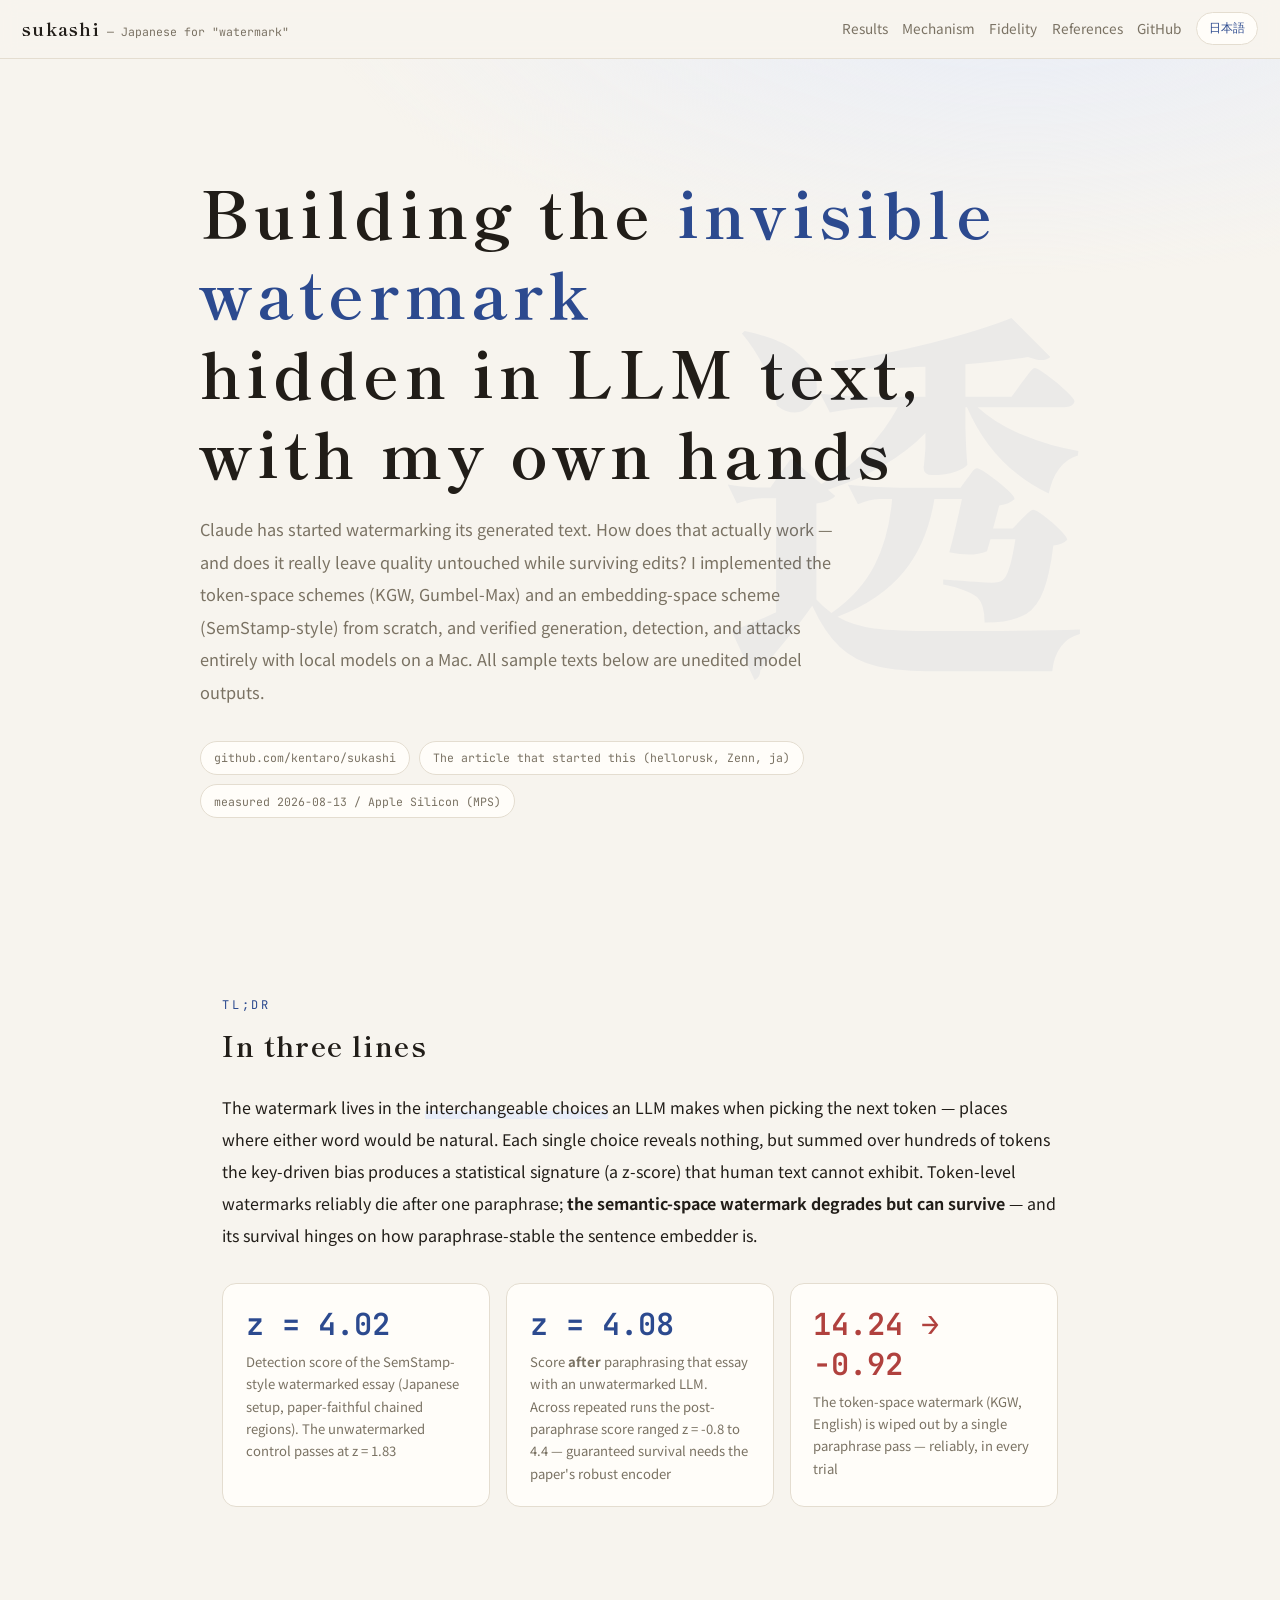
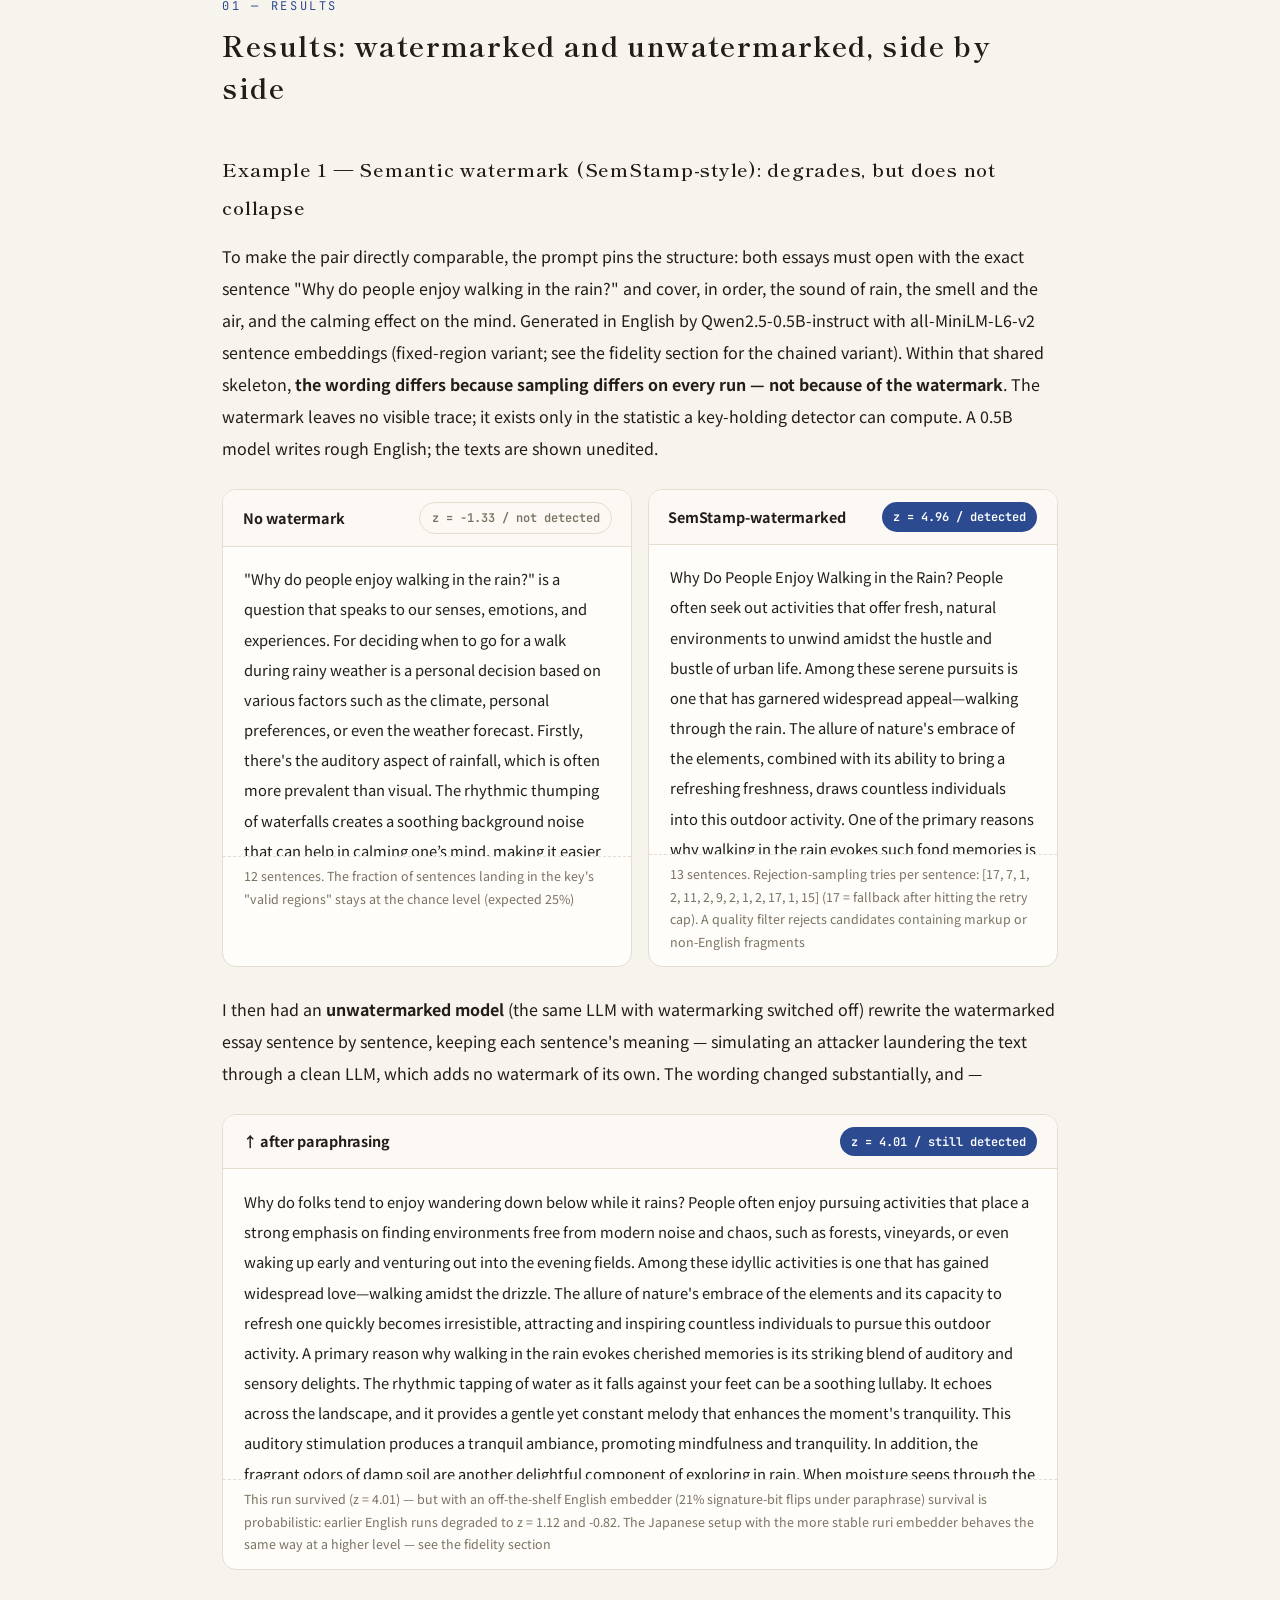
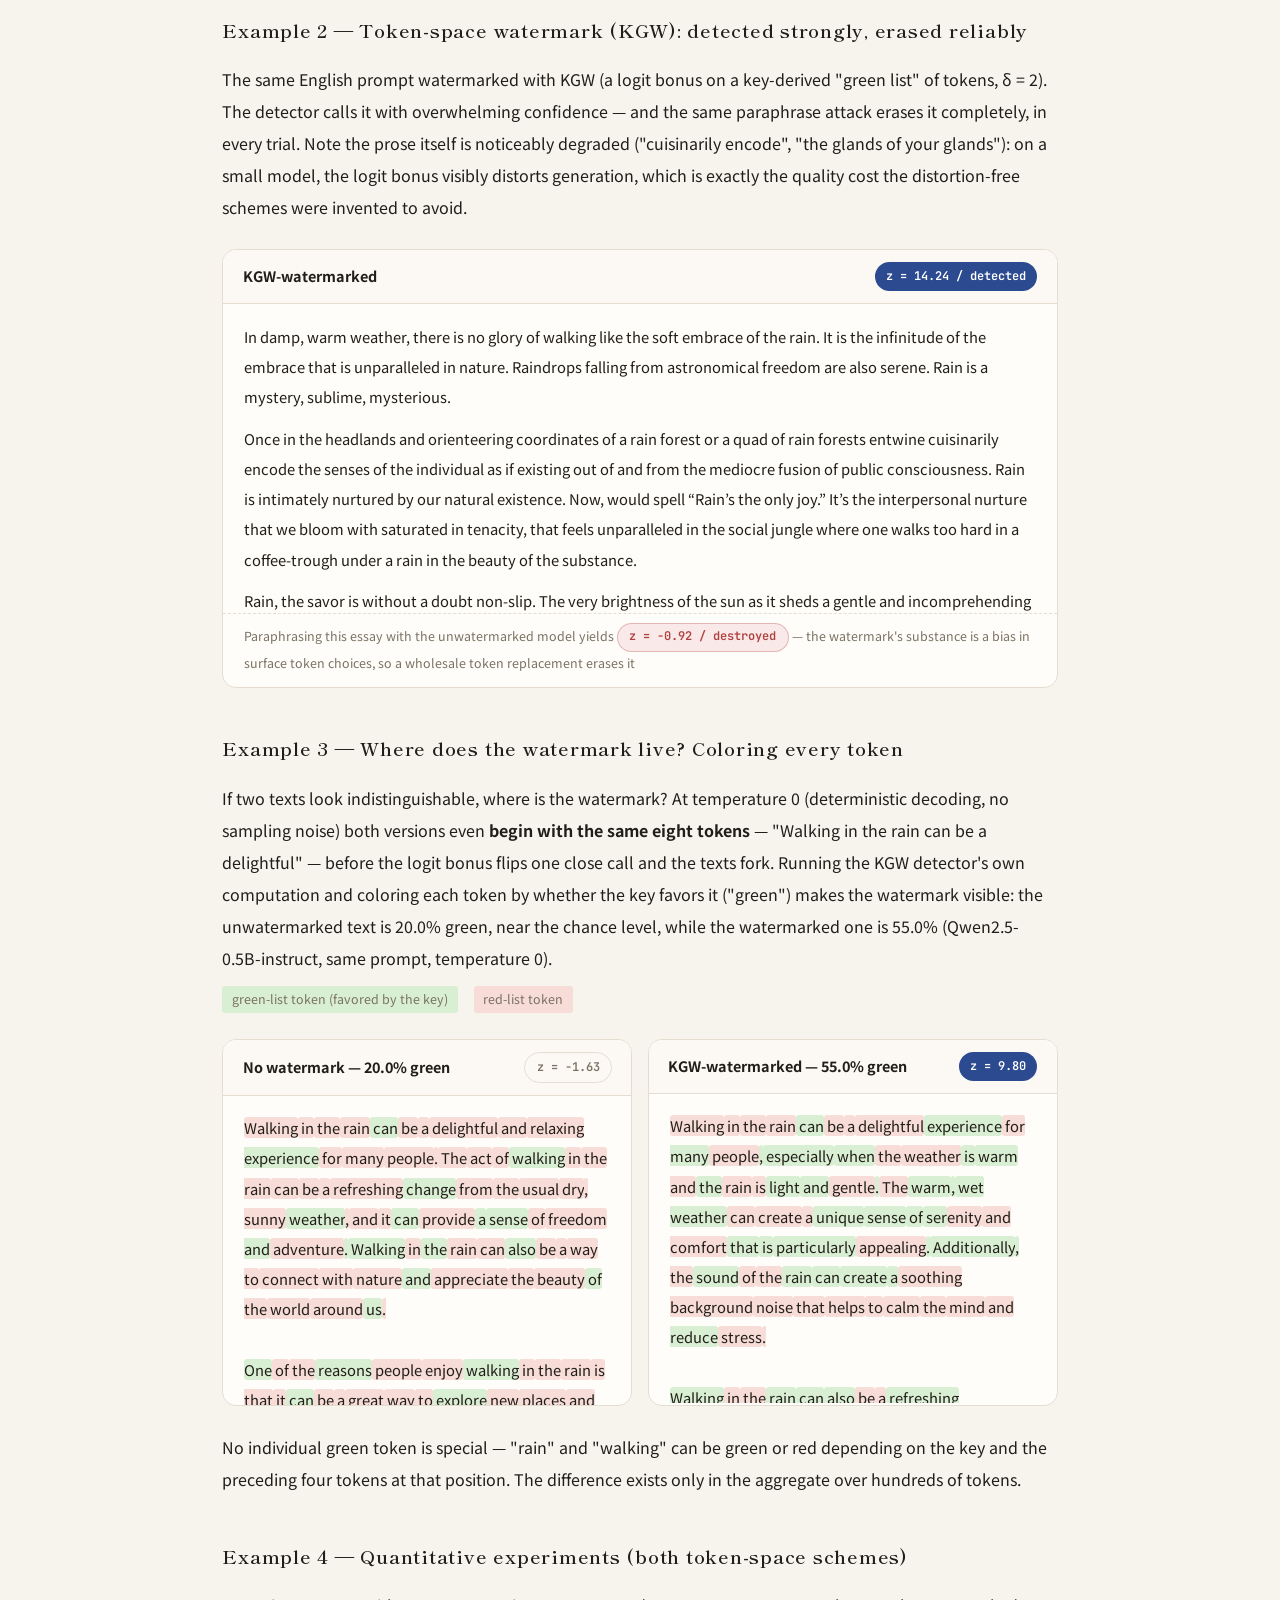
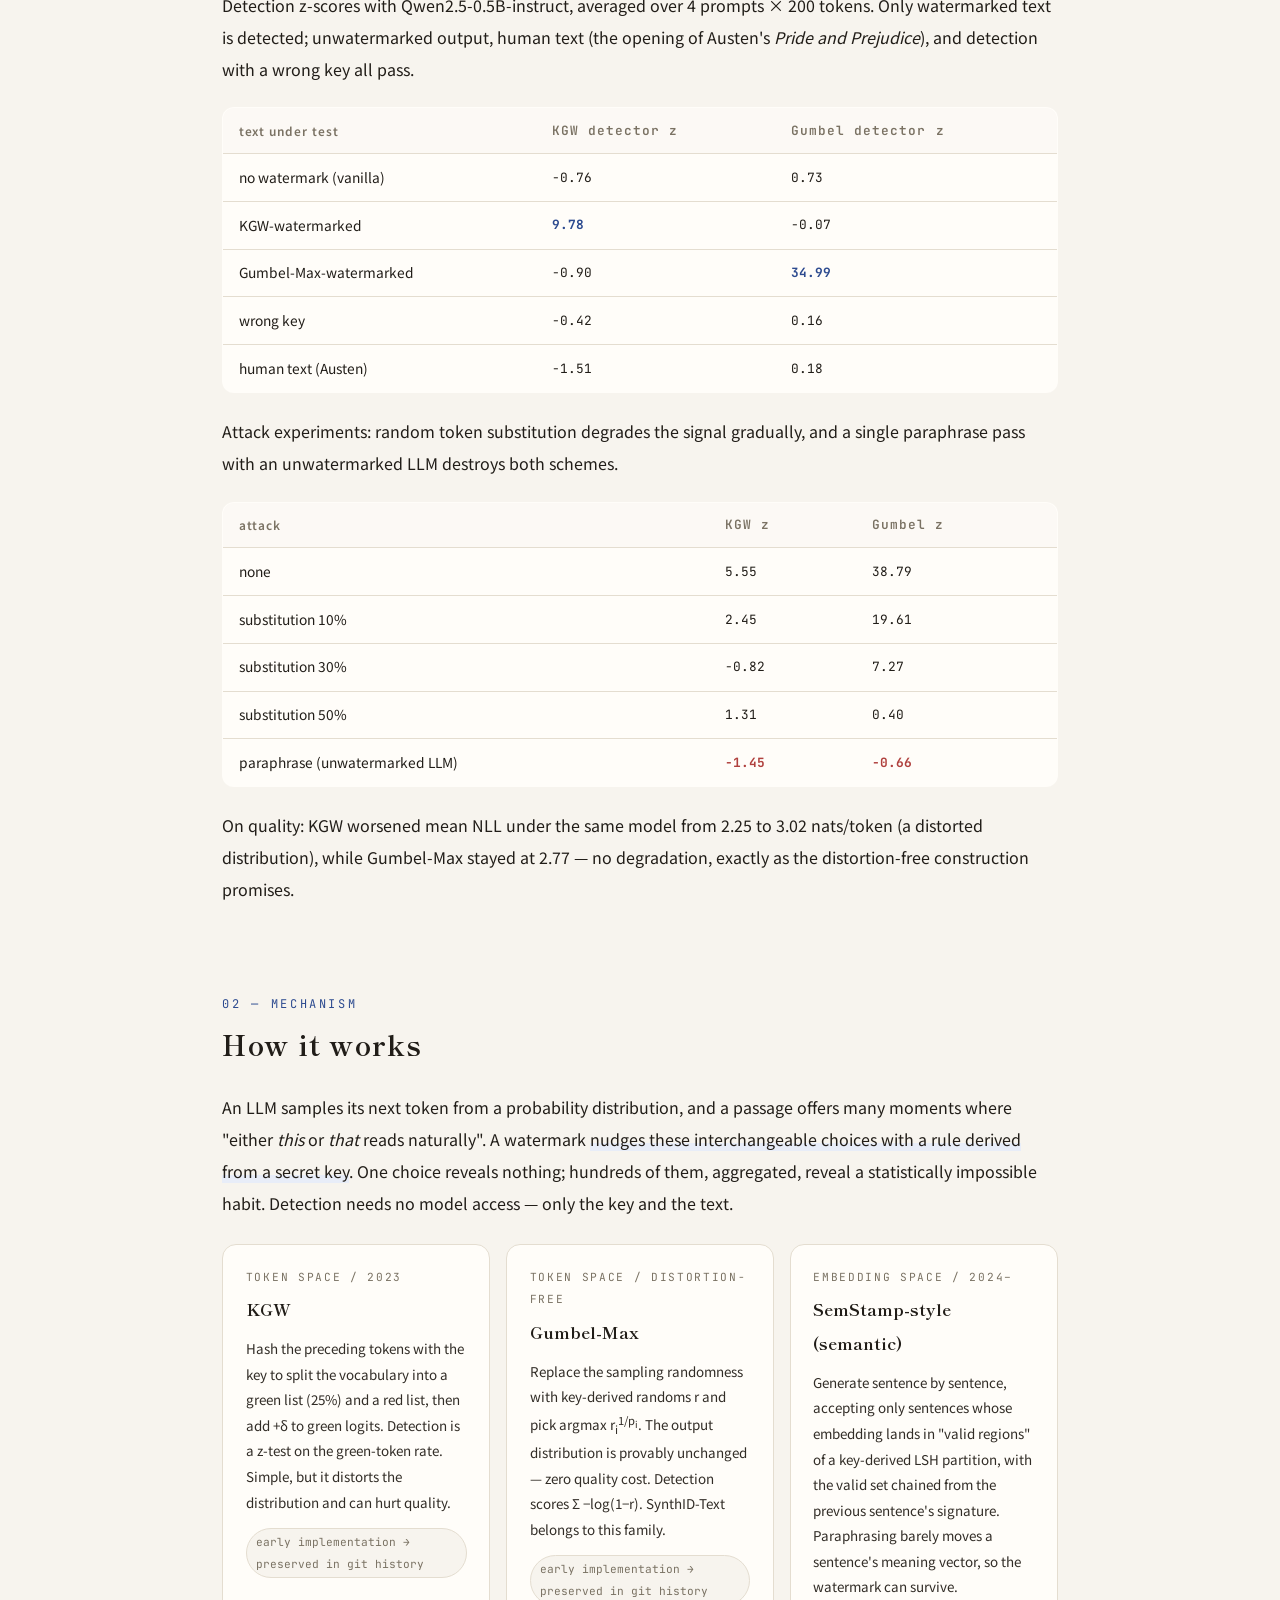
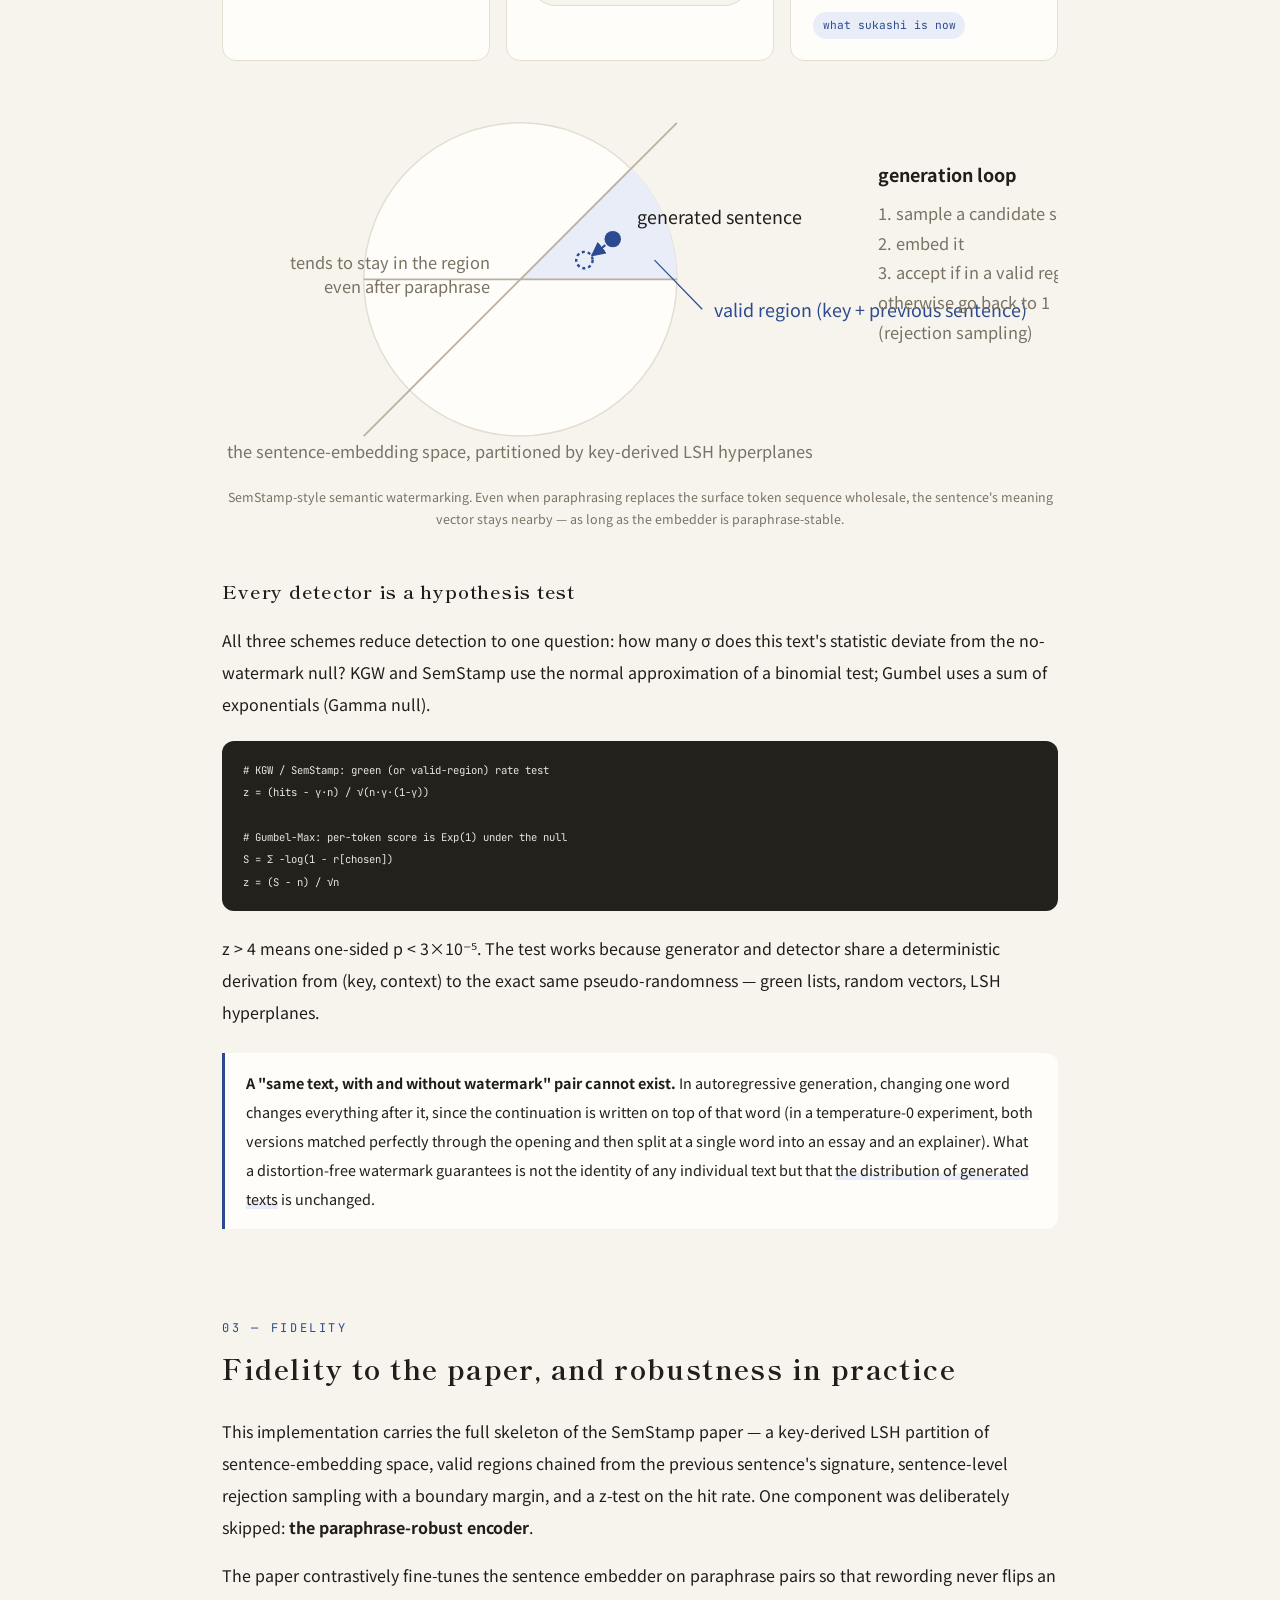
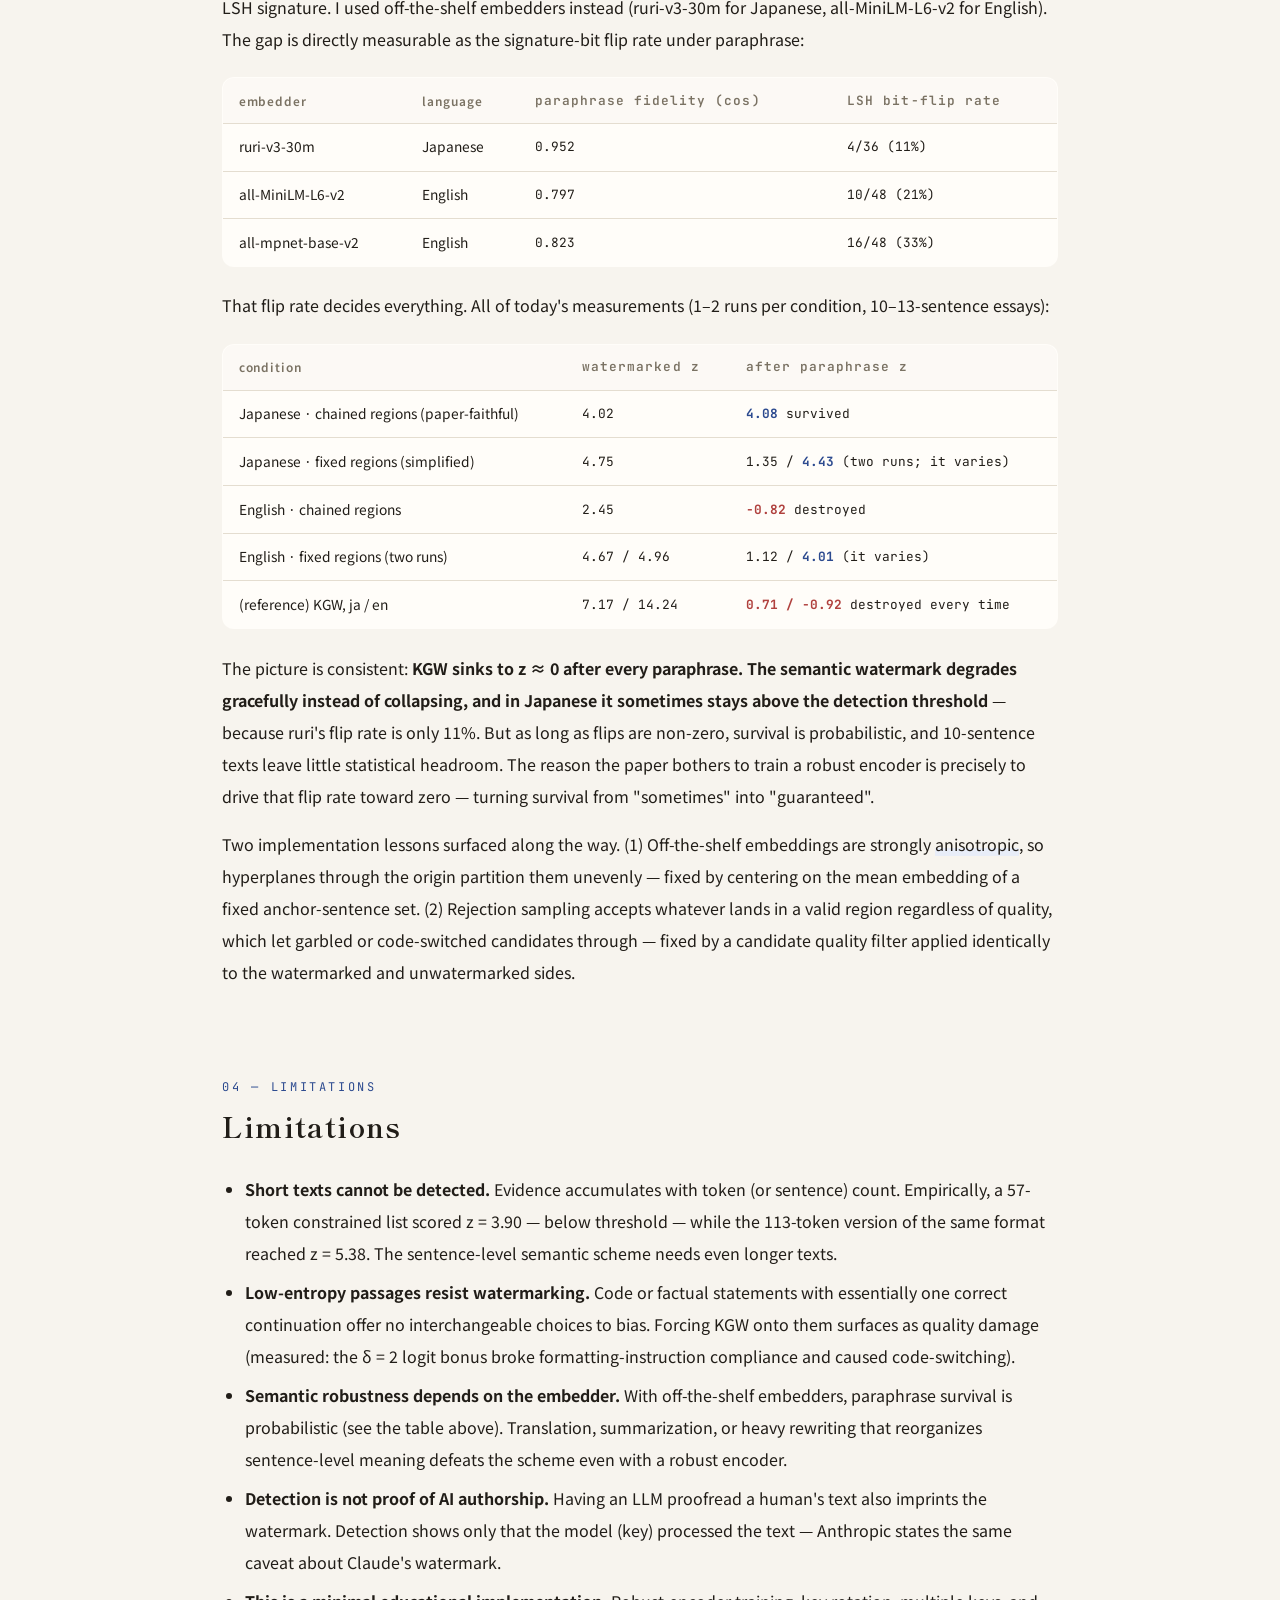
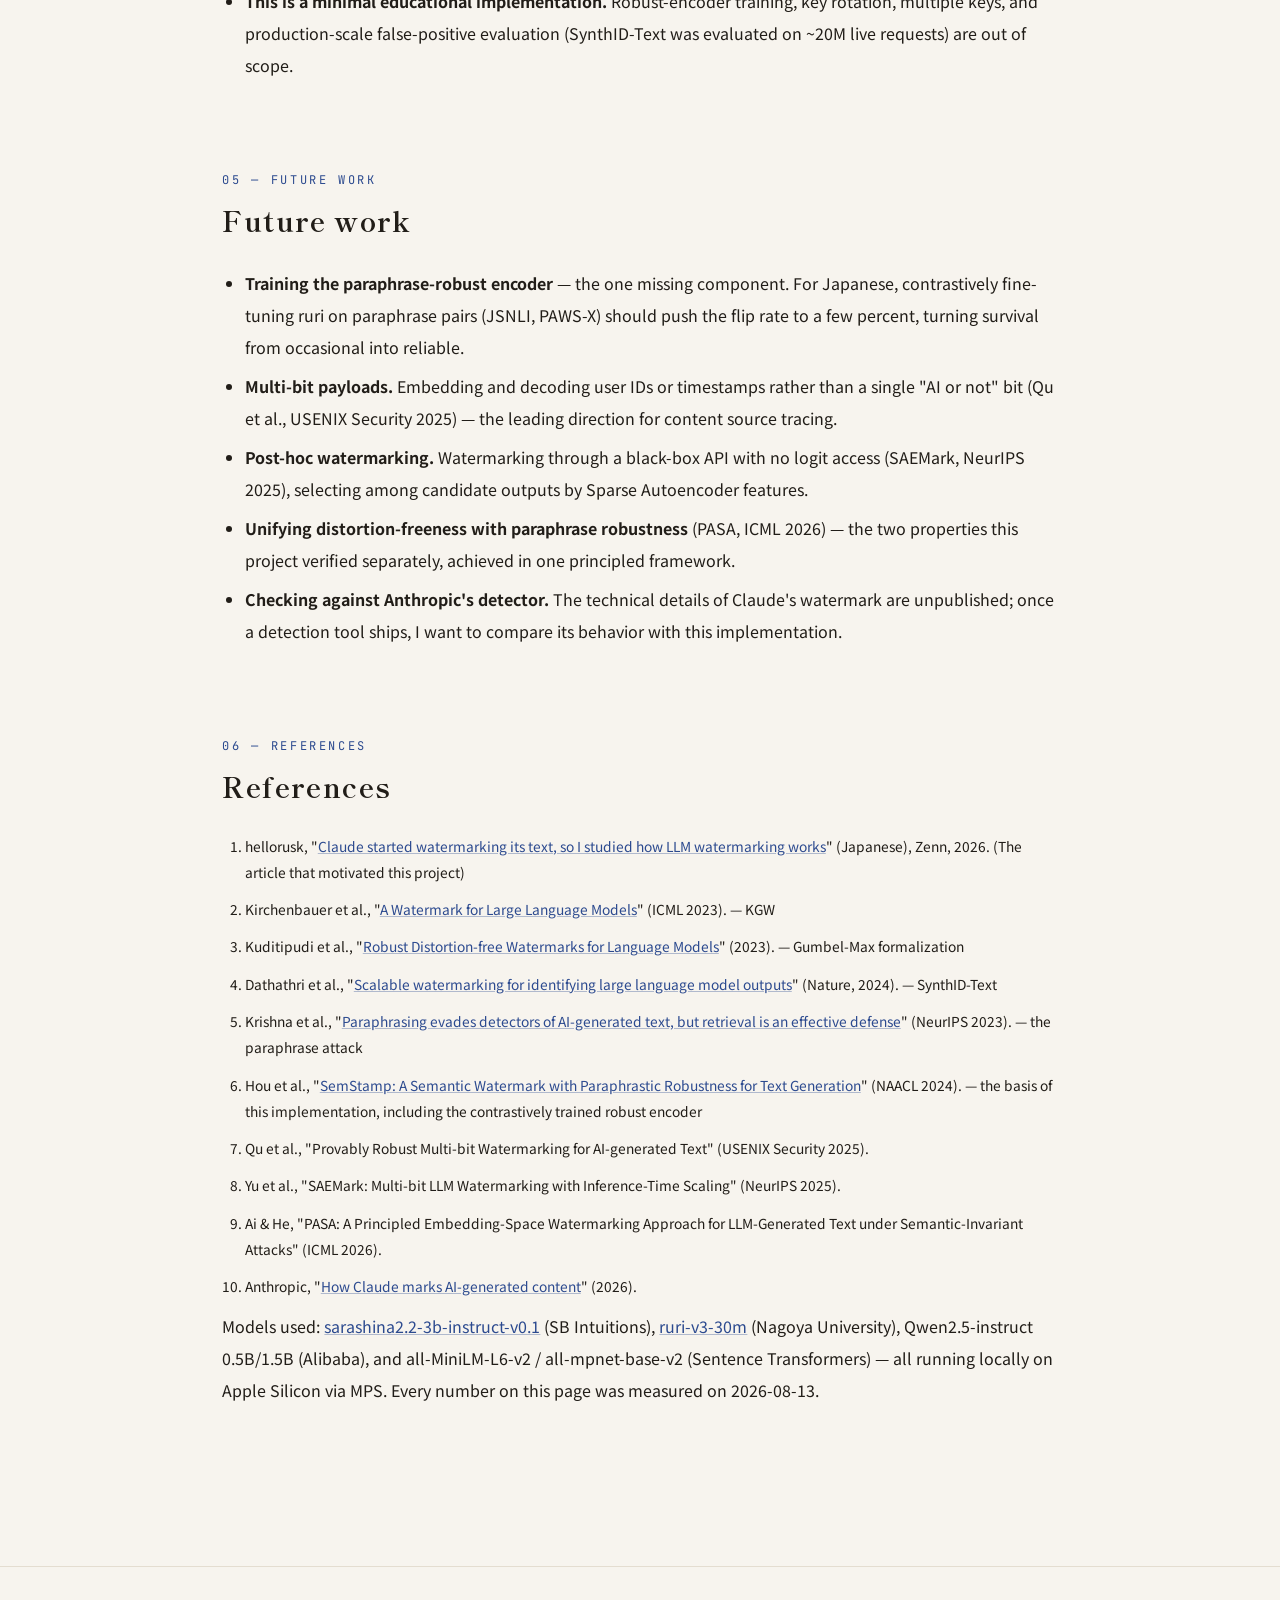
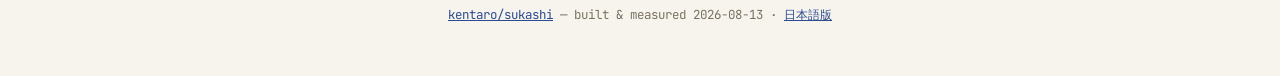
<file: docs/en/index.html>
<!doctype html>
<html lang="en">
<head>
<meta charset="utf-8">
<meta name="viewport" content="width=device-width, initial-scale=1">
<title>sukashi — Building LLM text watermarking from scratch</title>
<meta name="description" content="From-scratch implementations of LLM text watermarking (KGW, Gumbel-Max, and SemStamp-style semantic watermarking), verified end to end with local models: generation, detection, attacks, and paraphrase robustness">
<link rel="icon" href="data:image/svg+xml,<svg xmlns='http://www.w3.org/2000/svg' viewBox='0 0 100 100'><text y='.9em' font-size='90'>💠</text></svg>">
<link rel="preconnect" href="https://fonts.googleapis.com">
<link rel="preconnect" href="https://fonts.gstatic.com" crossorigin>
<link href="https://fonts.googleapis.com/css2?family=Shippori+Mincho:wght@500;600;700&family=Noto+Sans+JP:wght@400;500;700&family=JetBrains+Mono:wght@400;600&display=swap" rel="stylesheet">
<link rel="stylesheet" href="../assets/style.css?v=2">
</head>
<body>

<nav>
  <a class="brand" href="#">sukashi<small>— Japanese for "watermark"</small></a>
  <div class="links">
    <a href="#results">Results</a>
    <a href="#how">Mechanism</a>
    <a href="#fidelity">Fidelity</a>
    <a href="#refs">References</a>
    <a href="https://github.com/kentaro/sukashi">GitHub</a>
    <a class="lang" href="../">日本語</a>
  </div>
</nav>

<header class="hero">
  <div class="hero-inner">
    <div class="glyph">透</div>
    <h1>Building the <span class="accent">invisible watermark</span><br>hidden in LLM text,<br>with my own hands</h1>
    <p class="tagline">Claude has started watermarking its generated text. How does that actually work — and does it really leave quality untouched while surviving edits? I implemented the token-space schemes (KGW, Gumbel-Max) and an embedding-space scheme (SemStamp-style) from scratch, and verified generation, detection, and attacks entirely with local models on a Mac. All sample texts below are unedited model outputs.</p>
    <div class="meta">
      <a class="chip" href="https://github.com/kentaro/sukashi">github.com/kentaro/sukashi</a>
      <a class="chip" href="https://zenn.dev/hellorusk/articles/3328866ca9e922">The article that started this (hellorusk, Zenn, ja)</a>
      <span class="chip">measured 2026-08-13 / Apple Silicon (MPS)</span>
    </div>
  </div>
</header>

<main>

<section id="tldr">
  <span class="sec-label">TL;DR</span>
  <h2>In three lines</h2>
  <p>The watermark lives in the <em>interchangeable choices</em> an LLM makes when picking the next token — places where either word would be natural. Each single choice reveals nothing, but summed over hundreds of tokens the key-driven bias produces a statistical signature (a z-score) that human text cannot exhibit. Token-level watermarks reliably die after one paraphrase; <strong>the semantic-space watermark degrades but can survive</strong> — and its survival hinges on how paraphrase-stable the sentence embedder is.</p>
  <div class="stats">
    <div class="stat"><div class="num">z = 4.02</div><div class="desc">Detection score of the SemStamp-style watermarked essay (Japanese setup, paper-faithful chained regions). The unwatermarked control passes at z = 1.83</div></div>
    <div class="stat"><div class="num">z = 4.08</div><div class="desc">Score <strong>after</strong> paraphrasing that essay with an unwatermarked LLM. Across repeated runs the post-paraphrase score ranged z = -0.8 to 4.4 — guaranteed survival needs the paper's robust encoder</div></div>
    <div class="stat"><div class="num dead">14.24 → -0.92</div><div class="desc">The token-space watermark (KGW, English) is wiped out by a single paraphrase pass — reliably, in every trial</div></div>
  </div>
</section>

<section id="results">
  <span class="sec-label">01 — Results</span>
  <h2>Results: watermarked and unwatermarked, side by side</h2>

  <h3>Example 1 — Semantic watermark (SemStamp-style): degrades, but does not collapse</h3>
  <p>To make the pair directly comparable, the prompt pins the structure: both essays must open with the exact sentence "Why do people enjoy walking in the rain?" and cover, in order, the sound of rain, the smell and the air, and the calming effect on the mind. Generated in English by Qwen2.5-0.5B-instruct with all-MiniLM-L6-v2 sentence embeddings (fixed-region variant; see the fidelity section for the chained variant). Within that shared skeleton, <strong>the wording differs because sampling differs on every run — not because of the watermark</strong>. The watermark leaves no visible trace; it exists only in the statistic a key-holding detector can compute. A 0.5B model writes rough English; the texts are shown unedited.</p>

  <div class="pair-wrap"><div class="pair">
    <div class="sample">
      <div class="head"><span class="t">No watermark</span><span class="z miss">z = -1.33 / not detected</span></div>
      <div class="body"><p>"Why do people enjoy walking in the rain?" is a question that speaks to our senses, emotions, and experiences. For deciding when to go for a walk during rainy weather is a personal decision based on various factors such as the climate, personal preferences, or even the weather forecast. Firstly, there's the auditory aspect of rainfall, which is often more prevalent than visual. The rhythmic thumping of waterfalls creates a soothing background noise that can help in calming one’s mind, making it easier to relax during a rainy day. Raindrops falling on wet surfaces create a sense of moisture and humidity, which can contribute to feelings of calmness and tranquility. Secondly, the tactile experience of walking in the rain adds an extra layer of sensory stimulation. The ground underfoot feels like carpeted grass beneath your feet, adding a touch of serenity to the already pleasant texture of wet earth. This tactile engagement also helps to increase body awareness and connection with nature around you. Lastly, the mental benefits associated with enjoying outdoor activities are equally significant. The feeling of being immersed in fresh air, surrounded by lush greenery, and feeling lighter overall during rainy days leaves many people feeling refreshed and rejuvenated.</p></div>
      <div class="note">12 sentences. The fraction of sentences landing in the key's "valid regions" stays at the chance level (expected 25%)</div>
    </div>
    <div class="sample">
      <div class="head"><span class="t">SemStamp-watermarked</span><span class="z hit">z = 4.96 / detected</span></div>
      <div class="body"><p>Why Do People Enjoy Walking in the Rain? People often seek out activities that offer fresh, natural environments to unwind amidst the hustle and bustle of urban life. Among these serene pursuits is one that has garnered widespread appeal—walking through the rain. The allure of nature's embrace of the elements, combined with its ability to bring a refreshing freshness, draws countless individuals into this outdoor activity. One of the primary reasons why walking in the rain evokes such fond memories is its captivating combination of sound and sensory experience. The rhythmic tapping of water as it falls against your feet can be a soothing lullaby, echoing across the landscape and providing a gentle yet constant melody that enhances the tranquility of the moment. This auditory cue creates an atmosphere of peace and calmness, allowing for introspection and a sense of well-being. Moreover, the smell of wet earth is another delightful aspect of walking in the rain. As moisture seeps through the soles of your shoes, the scent of damp grass and leaves fills the air, making you feel refreshed and rejuvenated. This pleasant aroma complements the sounds around you, creating a harmonious ambiance that encourages a relaxed state of mind. The air itself becomes particularly comforting during rainy days. The misty drizzle blankets the landscape, painting everything in a mellow hue of verdant greens and soft pinks. These natural elements not only enhance the aesthetic appeal but also provide a soothing contrast to the harsh exterior of modern cities.</p></div>
      <div class="note">13 sentences. Rejection-sampling tries per sentence: [17, 7, 1, 2, 11, 2, 9, 2, 1, 2, 17, 1, 15] (17 = fallback after hitting the retry cap). A quality filter rejects candidates containing markup or non-English fragments</div>
    </div>
  </div></div>

  <p>I then had an <strong>unwatermarked model</strong> (the same LLM with watermarking switched off) rewrite the watermarked essay sentence by sentence, keeping each sentence's meaning — simulating an attacker laundering the text through a clean LLM, which adds no watermark of its own. The wording changed substantially, and —</p>

  <div class="sample">
    <div class="head"><span class="t">↑ after paraphrasing</span><span class="z hit">z = 4.01 / still detected</span></div>
    <div class="body"><p>Why do folks tend to enjoy wandering down below while it rains? People often enjoy pursuing activities that place a strong emphasis on finding environments free from modern noise and chaos, such as forests, vineyards, or even waking up early and venturing out into the evening fields. Among these idyllic activities is one that has gained widespread love—walking amidst the drizzle. The allure of nature's embrace of the elements and its capacity to refresh one quickly becomes irresistible, attracting and inspiring countless individuals to pursue this outdoor activity. A primary reason why walking in the rain evokes cherished memories is its striking blend of auditory and sensory delights. The rhythmic tapping of water as it falls against your feet can be a soothing lullaby. It echoes across the landscape, and it provides a gentle yet constant melody that enhances the moment's tranquility. This auditory stimulation produces a tranquil ambiance, promoting mindfulness and tranquility. In addition, the fragrant odors of damp soil are another delightful component of exploring in rain. When moisture seeps through the soles of your shoes, a pleasant aroma of damp grass and leaves fills the air, making you feel revitalized and refreshed. This pleasant aroma complements the sounds around you, elevating the mood and inducing a serene state of mind. On rainy days, the air feels particularly comforting. The drizzle-covered landscape descends in a palette of verdant greens and soft pinks. These natural elements not only grace the aesthetic decor but also serve as a natural counterpoint to the harsh exterior urban landscapes.</p></div>
    <div class="note">This run survived (z = 4.01) — but with an off-the-shelf English embedder (21% signature-bit flips under paraphrase) survival is probabilistic: earlier English runs degraded to z = 1.12 and -0.82. The Japanese setup with the more stable ruri embedder behaves the same way at a higher level — see the fidelity section</div>
  </div>

  <h3>Example 2 — Token-space watermark (KGW): detected strongly, erased reliably</h3>
  <p>The same English prompt watermarked with KGW (a logit bonus on a key-derived "green list" of tokens, δ = 2). The detector calls it with overwhelming confidence — and the same paraphrase attack erases it completely, in every trial. Note the prose itself is noticeably degraded ("cuisinarily encode", "the glands of your glands"): on a small model, the logit bonus visibly distorts generation, which is exactly the quality cost the distortion-free schemes were invented to avoid.</p>

  <div class="sample">
    <div class="head"><span class="t">KGW-watermarked</span><span class="z hit">z = 14.24 / detected</span></div>
    <div class="body">
      <p>In damp, warm weather, there is no glory of walking like the soft embrace of the rain. It is the infinitude of the embrace that is unparalleled in nature. Raindrops falling from astronomical freedom are also serene. Rain is a mystery, sublime, mysterious.</p>
      <p>Once in the headlands and orienteering coordinates of a rain forest or a quad of rain forests entwine cuisinarily encode the senses of the individual as if existing out of and from the mediocre fusion of public consciousness. Rain is intimately nurtured by our natural existence. Now, would spell “Rain’s the only joy.” It’s the interpersonal nurture that we bloom with saturated in tenacity, that feels unparalleled in the social jungle where one walks too hard in a coffee-trough under a rain in the beauty of the substance.</p>
      <p>Rain, the savor is without a doubt non-slip. The very brightness of the sun as it sheds a gentle and incomprehending embrace across them is accompanied by the powerful mix of fragrances and chemicals filled into an amber-stained sweat of your skin that spreads from the glands of your glands into your body. (…)</p>
    </div>
    <div class="note">Paraphrasing this essay with the unwatermarked model yields <span class="z dead">z = -0.92 / destroyed</span> — the watermark's substance is a bias in surface token choices, so a wholesale token replacement erases it</div>
  </div>

  <h3>Example 3 — Where does the watermark live? Coloring every token</h3>
  <p>If two texts look indistinguishable, where is the watermark? At temperature 0 (deterministic decoding, no sampling noise) both versions even <strong>begin with the same eight tokens</strong> — "Walking in the rain can be a delightful" — before the logit bonus flips one close call and the texts fork. Running the KGW detector's own computation and coloring each token by whether the key favors it ("green") makes the watermark visible: the unwatermarked text is 20.0% green, near the chance level, while the watermarked one is 55.0% (Qwen2.5-0.5B-instruct, same prompt, temperature 0).</p>
  <div class="legend"><span class="g">green-list token (favored by the key)</span><span class="r">red-list token</span></div>
  <div class="pair-wrap"><div class="pair">
    <div class="sample">
      <div class="head"><span class="t">No watermark — 20.0% green</span><span class="z miss">z = -1.63</span></div>
      <div class="body tokens"><span class="r">Walking</span><span class="r"> in</span><span class="r"> the</span><span class="r"> rain</span><span class="g"> can</span><span class="r"> be</span><span class="r"> a</span><span class="r"> delightful</span><span class="r"> and</span><span class="r"> relaxing</span><span class="g"> experience</span><span class="r"> for</span><span class="r"> many</span><span class="r"> people</span><span class="r">.</span><span class="r"> The</span><span class="r"> act</span><span class="r"> of</span><span class="g"> walking</span><span class="r"> in</span><span class="r"> the</span><span class="r"> rain</span><span class="r"> can</span><span class="r"> be</span><span class="r"> a</span><span class="r"> refreshing</span><span class="g"> change</span><span class="r"> from</span><span class="r"> the</span><span class="r"> usual</span><span class="r"> dry</span><span class="r">,</span><span class="r"> sunny</span><span class="g"> weather</span><span class="r">,</span><span class="r"> and</span><span class="r"> it</span><span class="g"> can</span><span class="r"> provide</span><span class="g"> a</span><span class="g"> sense</span><span class="r"> of</span><span class="r"> freedom</span><span class="g"> and</span><span class="r"> adventure</span><span class="g">.</span><span class="g"> Walking</span><span class="r"> in</span><span class="g"> the</span><span class="r"> rain</span><span class="r"> can</span><span class="g"> also</span><span class="r"> be</span><span class="r"> a</span><span class="r"> way</span><span class="r"> to</span><span class="r"> connect</span><span class="r"> with</span><span class="r"> nature</span><span class="g"> and</span><span class="r"> appreciate</span><span class="r"> the</span><span class="r"> beauty</span><span class="g"> of</span><span class="r"> the</span><span class="r"> world</span><span class="r"> around</span><span class="g"> us</span><span class="r">.<br><br></span><span class="g">One</span><span class="r"> of</span><span class="r"> the</span><span class="g"> reasons</span><span class="r"> people</span><span class="r"> enjoy</span><span class="g"> walking</span><span class="r"> in</span><span class="r"> the</span><span class="r"> rain</span><span class="r"> is</span><span class="r"> that</span><span class="r"> it</span><span class="g"> can</span><span class="r"> be</span><span class="r"> a</span><span class="r"> great</span><span class="r"> way</span><span class="r"> to</span><span class="g"> explore</span><span class="r"> new</span><span class="r"> places</span><span class="r"> and</span><span class="r"> discover</span><span class="r"> new</span><span class="r"> things</span><span class="r">.</span><span class="r"> The</span><span class="r"> rain</span><span class="g"> can</span><span class="r"> create</span><span class="r"> a</span><span class="r"> sense</span><span class="r"> of</span><span class="r"> mystery</span><span class="g"> and</span><span class="r"> wonder</span><span class="g">,</span><span class="r"> and</span><span class="r"> it</span><span class="r"> can</span><span class="r"> be</span><span class="r"> a</span><span class="r"> great</span><span class="r"> opportunity</span><span class="r"> to</span><span class="r"> take</span><span class="r"> in</span><span class="r"> the</span><span class="r"> sights</span><span class="g"> and</span><span class="r"> sounds</span><span class="r"> of</span><span class="r"> the</span><span class="r"> world</span><span class="g"> around</span><span class="g"> you</span><span class="r">.</span><span class="g"> Walking</span><span class="r"> in</span><span class="r"> the</span><span class="r"> rain</span><span class="r"> can</span><span class="g"> also</span><span class="r"> be</span><span class="r"> a</span><span class="r"> way</span><span class="r"> to</span><span class="r"> connect</span><span class="r"> with</span><span class="r"> nature</span><span class="g"> and</span><span class="r"> appreciate</span><span class="r"> the</span><span class="r"> beauty</span><span class="g"> of</span><span class="r"> the</span><span class="r"> world</span><span class="r"> around</span><span class="g"> us</span><span class="r">.<br><br></span><span class="r">Another</span><span class="g"> reason</span><span class="r"> people</span><span class="r"> enjoy</span><span class="r"> walking</span><span class="r"> in</span><span class="r"> the</span><span class="r"> rain</span><span class="r"> is</span><span class="r"> that</span><span class="r"> it</span><span class="g"> can</span><span class="r"> be</span><span class="r"> a</span><span class="r"> way</span><span class="r"> to</span><span class="r"> relax</span><span class="r"> and</span><span class="r"> unwind</span><span class="g">.</span><span class="r"> The</span><span class="r"> rain</span><span class="r"> can</span><span class="r"> create</span><span class="r"> a</span><span class="r"> sense</span><span class="r"> of</span><span class="g"> calm</span><span class="r"> and</span><span class="r"> tranqu</span><span class="r">ility</span><span class="r">,</span><span class="r"> and</span><span class="g"> it</span><span class="r"> can</span><span class="r"> be</span><span class="r"> a</span><span class="r"> great</span><span class="r"> way</span><span class="r"> to</span><span class="g"> take</span><span class="r"> a</span><span class="r"> break</span><span class="g"> from</span><span class="r"> the</span><span class="g"> stresses</span><span class="r"> of</span><span class="r"> everyday</span><span class="r"> life</span><span class="r">.</span></div>
    </div>
    <div class="sample">
      <div class="head"><span class="t">KGW-watermarked — 55.0% green</span><span class="z hit">z = 9.80</span></div>
      <div class="body tokens"><span class="r">Walking</span><span class="r"> in</span><span class="r"> the</span><span class="r"> rain</span><span class="g"> can</span><span class="r"> be</span><span class="r"> a</span><span class="r"> delightful</span><span class="g"> experience</span><span class="r"> for</span><span class="g"> many</span><span class="r"> people</span><span class="g">,</span><span class="g"> especially</span><span class="g"> when</span><span class="r"> the</span><span class="r"> weather</span><span class="g"> is</span><span class="g"> warm</span><span class="r"> and</span><span class="g"> the</span><span class="r"> rain</span><span class="r"> is</span><span class="g"> light</span><span class="g"> and</span><span class="r"> gentle</span><span class="g">.</span><span class="r"> The</span><span class="g"> warm</span><span class="g">,</span><span class="g"> wet</span><span class="g"> weather</span><span class="r"> can</span><span class="r"> create</span><span class="r"> a</span><span class="g"> unique</span><span class="g"> sense</span><span class="g"> of</span><span class="g"> ser</span><span class="r">enity</span><span class="r"> and</span><span class="r"> comfort</span><span class="g"> that</span><span class="g"> is</span><span class="g"> particularly</span><span class="r"> appealing</span><span class="g">.</span><span class="g"> Additionally</span><span class="g">,</span><span class="r"> the</span><span class="g"> sound</span><span class="r"> of</span><span class="r"> the</span><span class="g"> rain</span><span class="g"> can</span><span class="g"> create</span><span class="g"> a</span><span class="r"> soothing</span><span class="r"> background</span><span class="r"> noise</span><span class="r"> that</span><span class="r"> helps</span><span class="r"> to</span><span class="r"> calm</span><span class="r"> the</span><span class="r"> mind</span><span class="r"> and</span><span class="g"> reduce</span><span class="r"> stress</span><span class="r">.<br><br></span><span class="g">Walking</span><span class="r"> in</span><span class="r"> the</span><span class="g"> rain</span><span class="g"> can</span><span class="g"> also</span><span class="r"> be</span><span class="r"> a</span><span class="g"> refreshing</span><span class="g"> experience</span><span class="r">,</span><span class="g"> especially</span><span class="g"> if</span><span class="g"> it</span><span class="g"> is</span><span class="g"> a</span><span class="g"> warm</span><span class="r"> day</span><span class="g"> with</span><span class="r"> a</span><span class="g"> light</span><span class="g"> breeze</span><span class="r">.</span><span class="g"> The</span><span class="g"> rain</span><span class="r">drops</span><span class="r"> falling</span><span class="g"> onto</span><span class="g"> the</span><span class="g"> grass</span><span class="g"> and</span><span class="g"> pavement</span><span class="r"> can</span><span class="g"> provide</span><span class="r"> a</span><span class="g"> refreshing</span><span class="g"> contrast</span><span class="g"> to</span><span class="r"> the</span><span class="g"> warm</span><span class="r">,</span><span class="r"> humid</span><span class="g"> air</span><span class="r">,</span><span class="g"> and</span><span class="r"> the</span><span class="g"> sound</span><span class="r"> of</span><span class="g"> the</span><span class="g"> rain</span><span class="g"> can</span><span class="g"> create</span><span class="g"> a</span><span class="g"> gentle</span><span class="g"> rhythm</span><span class="r"> that</span><span class="g"> is</span><span class="g"> soothing</span><span class="r"> to</span><span class="r"> the</span><span class="g"> ears</span><span class="r">.<br><br></span><span class="g">In</span><span class="r"> addition</span><span class="r"> to</span><span class="g"> its</span><span class="g"> calming</span><span class="g"> effects</span><span class="g">,</span><span class="r"> walking</span><span class="r"> in</span><span class="r"> the</span><span class="g"> rain</span><span class="r"> can</span><span class="g"> also</span><span class="r"> be</span><span class="r"> a</span><span class="r"> great</span><span class="g"> way</span><span class="r"> to</span><span class="g"> explore</span><span class="r"> the</span><span class="r"> outdoors</span><span class="r"> and</span><span class="g"> get</span><span class="g"> some</span><span class="g"> fresh</span><span class="r"> air</span><span class="r">.</span><span class="g"> The</span><span class="g"> gentle</span><span class="g"> breeze</span><span class="g"> and</span><span class="r"> the</span><span class="r"> sound</span><span class="r"> of</span><span class="g"> the</span><span class="g"> rain</span><span class="g"> can</span><span class="g"> create</span><span class="g"> a</span><span class="g"> peaceful</span><span class="r"> and</span><span class="g"> inv</span><span class="r">igor</span><span class="r">ating</span><span class="g"> atmosphere</span><span class="g">,</span><span class="g"> making</span><span class="r"> it</span><span class="g"> a</span><span class="g"> perfect</span><span class="g"> activity</span><span class="g"> for</span><span class="r"> a</span><span class="g"> relaxing</span><span class="g"> and</span><span class="r"> enjoyable</span><span class="g"> walk</span><span class="r">.<br><br></span><span class="r">Overall</span><span class="g">,</span><span class="g"> people</span><span class="g"> who</span><span class="r"> enjoy</span><span class="r"> walking</span><span class="g"> in</span><span class="r"> the</span><span class="r"> rain</span><span class="g"> find</span></div>
    </div>
  </div></div>
  <p>No individual green token is special — "rain" and "walking" can be green or red depending on the key and the preceding four tokens at that position. The difference exists only in the aggregate over hundreds of tokens.</p>

  <h3>Example 4 — Quantitative experiments (both token-space schemes)</h3>
  <p>Detection z-scores with Qwen2.5-0.5B-instruct, averaged over 4 prompts × 200 tokens. Only watermarked text is detected; unwatermarked output, human text (the opening of Austen's <i>Pride and Prejudice</i>), and detection with a wrong key all pass.</p>
  <div class="tbl-wrap"><table>
    <tr><th>text under test</th><th class="mono">KGW detector z</th><th class="mono">Gumbel detector z</th></tr>
    <tr><td>no watermark (vanilla)</td><td class="mono">-0.76</td><td class="mono">0.73</td></tr>
    <tr><td>KGW-watermarked</td><td class="mono"><span class="hi">9.78</span></td><td class="mono">-0.07</td></tr>
    <tr><td>Gumbel-Max-watermarked</td><td class="mono">-0.90</td><td class="mono"><span class="hi">34.99</span></td></tr>
    <tr><td>wrong key</td><td class="mono">-0.42</td><td class="mono">0.16</td></tr>
    <tr><td>human text (Austen)</td><td class="mono">-1.51</td><td class="mono">0.18</td></tr>
  </table></div>
  <p>Attack experiments: random token substitution degrades the signal gradually, and a single paraphrase pass with an unwatermarked LLM destroys both schemes.</p>
  <div class="tbl-wrap"><table>
    <tr><th>attack</th><th class="mono">KGW z</th><th class="mono">Gumbel z</th></tr>
    <tr><td>none</td><td class="mono">5.55</td><td class="mono">38.79</td></tr>
    <tr><td>substitution 10%</td><td class="mono">2.45</td><td class="mono">19.61</td></tr>
    <tr><td>substitution 30%</td><td class="mono">-0.82</td><td class="mono">7.27</td></tr>
    <tr><td>substitution 50%</td><td class="mono">1.31</td><td class="mono">0.40</td></tr>
    <tr><td>paraphrase (unwatermarked LLM)</td><td class="mono"><span class="lo">-1.45</span></td><td class="mono"><span class="lo">-0.66</span></td></tr>
  </table></div>
  <p>On quality: KGW worsened mean NLL under the same model from 2.25 to 3.02 nats/token (a distorted distribution), while Gumbel-Max stayed at 2.77 — no degradation, exactly as the distortion-free construction promises.</p>
</section>

<section id="how">
  <span class="sec-label">02 — Mechanism</span>
  <h2>How it works</h2>
  <p>An LLM samples its next token from a probability distribution, and a passage offers many moments where "either <i>this</i> or <i>that</i> reads naturally". A watermark <em>nudges these interchangeable choices with a rule derived from a secret key</em>. One choice reveals nothing; hundreds of them, aggregated, reveal a statistically impossible habit. Detection needs no model access — only the key and the text.</p>

  <div class="schemes">
    <div class="scheme">
      <div class="k">TOKEN SPACE / 2023</div>
      <h4>KGW</h4>
      <p>Hash the preceding tokens with the key to split the vocabulary into a green list (25%) and a red list, then add +δ to green logits. Detection is a z-test on the green-token rate. Simple, but it distorts the distribution and can hurt quality.</p>
      <span class="tag hist">early implementation → preserved in git history</span>
    </div>
    <div class="scheme">
      <div class="k">TOKEN SPACE / DISTORTION-FREE</div>
      <h4>Gumbel-Max</h4>
      <p>Replace the sampling randomness with key-derived randoms r and pick argmax r<sub>i</sub><sup>1/p<sub>i</sub></sup>. The output distribution is provably unchanged — zero quality cost. Detection scores Σ −log(1−r). SynthID-Text belongs to this family.</p>
      <span class="tag hist">early implementation → preserved in git history</span>
    </div>
    <div class="scheme">
      <div class="k">EMBEDDING SPACE / 2024–</div>
      <h4>SemStamp-style (semantic)</h4>
      <p>Generate sentence by sentence, accepting only sentences whose embedding lands in "valid regions" of a key-derived LSH partition, with the valid set chained from the previous sentence's signature. Paraphrasing barely moves a sentence's meaning vector, so the watermark can survive.</p>
      <span class="tag alive">what sukashi is now</span>
    </div>
  </div>

  <figure class="diagram">
    <svg viewBox="0 0 560 250" xmlns="http://www.w3.org/2000/svg" font-family="'Noto Sans JP',sans-serif">
      <defs>
        <marker id="arr" viewBox="0 0 10 10" refX="9" refY="5" markerWidth="7" markerHeight="7" orient="auto-start-reverse">
          <path d="M 0 0 L 10 5 L 0 10 z" fill="#2c4a8f"/>
        </marker>
      </defs>
      <circle cx="200" cy="125" r="105" fill="#fffdf9" stroke="#e4ddd0"/>
      <path d="M 200 125 L 274 50 A 105 105 0 0 1 305 125 Z" fill="#e8edf8"/>
      <line x1="95" y1="230" x2="305" y2="20" stroke="#b9b0a0" stroke-width="1.2"/>
      <line x1="95" y1="125" x2="305" y2="125" stroke="#b9b0a0" stroke-width="1.2"/>
      <circle cx="262" cy="98" r="5.5" fill="#2c4a8f"/>
      <circle cx="243" cy="112" r="5.5" fill="none" stroke="#2c4a8f" stroke-width="1.6" stroke-dasharray="2 2"/>
      <line x1="257" y1="102" x2="248" y2="109" stroke="#2c4a8f" stroke-width="1.4" marker-end="url(#arr)"/>
      <text x="278" y="88" font-size="12" fill="#211d18">generated sentence</text>
      <text x="180" y="118" font-size="11" fill="#7a7263" text-anchor="end">tends to stay in the region</text>
      <text x="180" y="134" font-size="11" fill="#7a7263" text-anchor="end">even after paraphrase</text>
      <text x="330" y="150" font-size="12" fill="#2c4a8f">valid region (key + previous sentence)</text>
      <line x1="322" y1="145" x2="290" y2="112" stroke="#2c4a8f" stroke-width="0.8"/>
      <text x="200" y="245" font-size="11" fill="#7a7263" text-anchor="middle">the sentence-embedding space, partitioned by key-derived LSH hyperplanes</text>
      <text x="440" y="60" font-size="12" fill="#211d18" font-weight="bold">generation loop</text>
      <text x="440" y="85" font-size="11" fill="#7a7263">1. sample a candidate sentence</text>
      <text x="440" y="105" font-size="11" fill="#7a7263">2. embed it</text>
      <text x="440" y="125" font-size="11" fill="#7a7263">3. accept if in a valid region,</text>
      <text x="440" y="145" font-size="11" fill="#7a7263">    otherwise go back to 1</text>
      <text x="440" y="165" font-size="11" fill="#7a7263">(rejection sampling)</text>
    </svg>
    <figcaption>SemStamp-style semantic watermarking. Even when paraphrasing replaces the surface token sequence wholesale, the sentence's meaning vector stays nearby — as long as the embedder is paraphrase-stable.</figcaption>
  </figure>

  <h3>Every detector is a hypothesis test</h3>
  <p>All three schemes reduce detection to one question: how many σ does this text's statistic deviate from the no-watermark null? KGW and SemStamp use the normal approximation of a binomial test; Gumbel uses a sum of exponentials (Gamma null).</p>
  <pre><code># KGW / SemStamp: green (or valid-region) rate test
z = (hits − γ·n) / √(n·γ·(1−γ))

# Gumbel-Max: per-token score is Exp(1) under the null
S = Σ −log(1 − r[chosen])
z = (S − n) / √n</code></pre>
  <p>z &gt; 4 means one-sided p &lt; 3×10⁻⁵. The test works because generator and detector share a deterministic derivation from (key, context) to the exact same pseudo-randomness — green lists, random vectors, LSH hyperplanes.</p>

  <div class="callout">
    <strong>A "same text, with and without watermark" pair cannot exist.</strong> In autoregressive generation, changing one word changes everything after it, since the continuation is written on top of that word (in a temperature-0 experiment, both versions matched perfectly through the opening and then split at a single word into an essay and an explainer). What a distortion-free watermark guarantees is not the identity of any individual text but that <em>the distribution of generated texts</em> is unchanged.
  </div>
</section>

<section id="fidelity">
  <span class="sec-label">03 — Fidelity</span>
  <h2>Fidelity to the paper, and robustness in practice</h2>
  <p>This implementation carries the full skeleton of the SemStamp paper — a key-derived LSH partition of sentence-embedding space, valid regions chained from the previous sentence's signature, sentence-level rejection sampling with a boundary margin, and a z-test on the hit rate. One component was deliberately skipped: <strong>the paraphrase-robust encoder</strong>.</p>
  <p>The paper contrastively fine-tunes the sentence embedder on paraphrase pairs so that rewording never flips an LSH signature. I used off-the-shelf embedders instead (ruri-v3-30m for Japanese, all-MiniLM-L6-v2 for English). The gap is directly measurable as the signature-bit flip rate under paraphrase:</p>
  <div class="tbl-wrap"><table>
    <tr><th>embedder</th><th>language</th><th class="mono">paraphrase fidelity (cos)</th><th class="mono">LSH bit-flip rate</th></tr>
    <tr><td>ruri-v3-30m</td><td>Japanese</td><td class="mono">0.952</td><td class="mono">4/36 (11%)</td></tr>
    <tr><td>all-MiniLM-L6-v2</td><td>English</td><td class="mono">0.797</td><td class="mono">10/48 (21%)</td></tr>
    <tr><td>all-mpnet-base-v2</td><td>English</td><td class="mono">0.823</td><td class="mono">16/48 (33%)</td></tr>
  </table></div>
  <p>That flip rate decides everything. All of today's measurements (1–2 runs per condition, 10–13-sentence essays):</p>
  <div class="tbl-wrap"><table>
    <tr><th>condition</th><th class="mono">watermarked z</th><th class="mono">after paraphrase z</th></tr>
    <tr><td>Japanese · chained regions (paper-faithful)</td><td class="mono">4.02</td><td class="mono"><span class="hi">4.08</span> survived</td></tr>
    <tr><td>Japanese · fixed regions (simplified)</td><td class="mono">4.75</td><td class="mono">1.35 / <span class="hi">4.43</span> (two runs; it varies)</td></tr>
    <tr><td>English · chained regions</td><td class="mono">2.45</td><td class="mono"><span class="lo">-0.82</span> destroyed</td></tr>
    <tr><td>English · fixed regions (two runs)</td><td class="mono">4.67 / 4.96</td><td class="mono">1.12 / <span class="hi">4.01</span> (it varies)</td></tr>
    <tr><td>(reference) KGW, ja / en</td><td class="mono">7.17 / 14.24</td><td class="mono"><span class="lo">0.71 / -0.92</span> destroyed every time</td></tr>
  </table></div>
  <p>The picture is consistent: <strong>KGW sinks to z ≈ 0 after every paraphrase. The semantic watermark degrades gracefully instead of collapsing, and in Japanese it sometimes stays above the detection threshold</strong> — because ruri's flip rate is only 11%. But as long as flips are non-zero, survival is probabilistic, and 10-sentence texts leave little statistical headroom. The reason the paper bothers to train a robust encoder is precisely to drive that flip rate toward zero — turning survival from "sometimes" into "guaranteed".</p>
  <p>Two implementation lessons surfaced along the way. (1) Off-the-shelf embeddings are strongly <em>anisotropic</em>, so hyperplanes through the origin partition them unevenly — fixed by centering on the mean embedding of a fixed anchor-sentence set. (2) Rejection sampling accepts whatever lands in a valid region regardless of quality, which let garbled or code-switched candidates through — fixed by a candidate quality filter applied identically to the watermarked and unwatermarked sides.</p>
</section>

<section id="limits">
  <span class="sec-label">04 — Limitations</span>
  <h2>Limitations</h2>
  <ul>
    <li><strong>Short texts cannot be detected.</strong> Evidence accumulates with token (or sentence) count. Empirically, a 57-token constrained list scored z = 3.90 — below threshold — while the 113-token version of the same format reached z = 5.38. The sentence-level semantic scheme needs even longer texts.</li>
    <li><strong>Low-entropy passages resist watermarking.</strong> Code or factual statements with essentially one correct continuation offer no interchangeable choices to bias. Forcing KGW onto them surfaces as quality damage (measured: the δ = 2 logit bonus broke formatting-instruction compliance and caused code-switching).</li>
    <li><strong>Semantic robustness depends on the embedder.</strong> With off-the-shelf embedders, paraphrase survival is probabilistic (see the table above). Translation, summarization, or heavy rewriting that reorganizes sentence-level meaning defeats the scheme even with a robust encoder.</li>
    <li><strong>Detection is not proof of AI authorship.</strong> Having an LLM proofread a human's text also imprints the watermark. Detection shows only that the model (key) processed the text — Anthropic states the same caveat about Claude's watermark.</li>
    <li><strong>This is a minimal educational implementation.</strong> Robust-encoder training, key rotation, multiple keys, and production-scale false-positive evaluation (SynthID-Text was evaluated on ~20M live requests) are out of scope.</li>
  </ul>
</section>

<section id="future">
  <span class="sec-label">05 — Future Work</span>
  <h2>Future work</h2>
  <ul>
    <li><strong>Training the paraphrase-robust encoder</strong> — the one missing component. For Japanese, contrastively fine-tuning ruri on paraphrase pairs (JSNLI, PAWS-X) should push the flip rate to a few percent, turning survival from occasional into reliable.</li>
    <li><strong>Multi-bit payloads.</strong> Embedding and decoding user IDs or timestamps rather than a single "AI or not" bit (Qu et al., USENIX Security 2025) — the leading direction for content source tracing.</li>
    <li><strong>Post-hoc watermarking.</strong> Watermarking through a black-box API with no logit access (SAEMark, NeurIPS 2025), selecting among candidate outputs by Sparse Autoencoder features.</li>
    <li><strong>Unifying distortion-freeness with paraphrase robustness</strong> (PASA, ICML 2026) — the two properties this project verified separately, achieved in one principled framework.</li>
    <li><strong>Checking against Anthropic's detector.</strong> The technical details of Claude's watermark are unpublished; once a detection tool ships, I want to compare its behavior with this implementation.</li>
  </ul>
</section>

<section id="refs">
  <span class="sec-label">06 — References</span>
  <h2>References</h2>
  <ol class="refs">
    <li>hellorusk, "<a href="https://zenn.dev/hellorusk/articles/3328866ca9e922">Claude started watermarking its text, so I studied how LLM watermarking works</a>" (Japanese), Zenn, 2026. (The article that motivated this project)</li>
    <li>Kirchenbauer et al., "<a href="https://arxiv.org/abs/2301.10226">A Watermark for Large Language Models</a>" (ICML 2023). — KGW</li>
    <li>Kuditipudi et al., "<a href="https://arxiv.org/abs/2307.15593">Robust Distortion-free Watermarks for Language Models</a>" (2023). — Gumbel-Max formalization</li>
    <li>Dathathri et al., "<a href="https://www.nature.com/articles/s41586-024-08025-4">Scalable watermarking for identifying large language model outputs</a>" (Nature, 2024). — SynthID-Text</li>
    <li>Krishna et al., "<a href="https://arxiv.org/abs/2303.13408">Paraphrasing evades detectors of AI-generated text, but retrieval is an effective defense</a>" (NeurIPS 2023). — the paraphrase attack</li>
    <li>Hou et al., "<a href="https://arxiv.org/abs/2310.03991">SemStamp: A Semantic Watermark with Paraphrastic Robustness for Text Generation</a>" (NAACL 2024). — the basis of this implementation, including the contrastively trained robust encoder</li>
    <li>Qu et al., "Provably Robust Multi-bit Watermarking for AI-generated Text" (USENIX Security 2025).</li>
    <li>Yu et al., "SAEMark: Multi-bit LLM Watermarking with Inference-Time Scaling" (NeurIPS 2025).</li>
    <li>Ai &amp; He, "PASA: A Principled Embedding-Space Watermarking Approach for LLM-Generated Text under Semantic-Invariant Attacks" (ICML 2026).</li>
    <li>Anthropic, "<a href="https://support.claude.com/en/articles/16266773-how-claude-marks-ai-generated-content">How Claude marks AI-generated content</a>" (2026).</li>
  </ol>
  <p>Models used: <a href="https://huggingface.co/sbintuitions/sarashina2.2-3b-instruct-v0.1">sarashina2.2-3b-instruct-v0.1</a> (SB Intuitions), <a href="https://huggingface.co/cl-nagoya/ruri-v3-30m">ruri-v3-30m</a> (Nagoya University), Qwen2.5-instruct 0.5B/1.5B (Alibaba), and all-MiniLM-L6-v2 / all-mpnet-base-v2 (Sentence Transformers) — all running locally on Apple Silicon via MPS. Every number on this page was measured on 2026-08-13.</p>
</section>

</main>

<footer>
  <a href="https://github.com/kentaro/sukashi">kentaro/sukashi</a> — built &amp; measured 2026-08-13 · <a href="../">日本語版</a>
</footer>

</body>
</html>
</file>
<file: docs/assets/style.css>
:root {
  --bg: #f7f4ee;
  --surface: #fffdf9;
  --ink: #211d18;
  --muted: #7a7263;
  --line: #e4ddd0;
  --indigo: #2c4a8f;
  --indigo-soft: #e8edf8;
  --crimson: #b0413e;
  --crimson-soft: #f9e9e8;
  --green-bg: #d9efd3;
  --red-bg: #f7dcd8;
  --serif: "Shippori Mincho", "Hiragino Mincho ProN", Georgia, serif;
  --sans: "Noto Sans JP", "Hiragino Kaku Gothic ProN", -apple-system, sans-serif;
  --mono: "JetBrains Mono", "SF Mono", Menlo, monospace;
}

* { margin: 0; padding: 0; box-sizing: border-box; }

html { scroll-behavior: smooth; }

body {
  background: var(--bg);
  color: var(--ink);
  font-family: var(--sans);
  font-size: 16px;
  line-height: 2;
  font-feature-settings: "palt";
}

/* ---------- nav ---------- */
nav {
  position: sticky; top: 0; z-index: 10;
  display: flex; align-items: center; justify-content: space-between;
  padding: 0.7rem 1.4rem;
  background: color-mix(in srgb, var(--bg) 88%, transparent);
  backdrop-filter: blur(8px);
  border-bottom: 1px solid var(--line);
}
nav .brand { font-family: var(--serif); font-weight: 700; font-size: 1.1rem; letter-spacing: 0.06em; text-decoration: none; color: var(--ink); }
nav .brand small { font-family: var(--mono); font-weight: 400; color: var(--muted); margin-left: 0.6em; font-size: 0.72rem; letter-spacing: 0; }
nav .links { display: flex; gap: 0.9rem; align-items: center; font-size: 0.85rem; }
nav .links a { color: var(--muted); text-decoration: none; white-space: nowrap; }
nav .brand { white-space: nowrap; }
nav .links a:hover { color: var(--indigo); }
nav .lang {
  font-family: var(--mono); font-size: 0.78rem;
  border: 1px solid var(--line); border-radius: 99px;
  padding: 0.18rem 0.75rem; background: var(--surface);
  color: var(--indigo) !important;
}

/* ---------- hero ---------- */
header.hero {
  position: relative; overflow: hidden;
  padding: 7rem 1.4rem 5.5rem;
  text-align: left;
  background:
    radial-gradient(1200px 500px at 80% -10%, var(--indigo-soft) 0%, transparent 60%),
    var(--bg);
}
.hero-inner { max-width: 880px; margin: 0 auto; position: relative; }
.hero .glyph {
  position: absolute; right: -1rem; top: 50%;
  transform: translateY(-54%);
  font-family: var(--serif); font-weight: 700;
  font-size: clamp(14rem, 30vw, 24rem);
  color: var(--indigo); opacity: 0.055;
  user-select: none; pointer-events: none; line-height: 1;
}
.hero h1 {
  font-family: var(--serif); font-weight: 700;
  font-size: clamp(2.6rem, 6vw, 4rem);
  letter-spacing: 0.08em; line-height: 1.25;
}
.hero h1 .accent { color: var(--indigo); }
.hero .tagline { margin-top: 1.4rem; max-width: 40em; font-size: 1.02rem; color: var(--muted); }
.hero .meta { margin-top: 2rem; display: flex; flex-wrap: wrap; gap: 0.6rem; }
.chip {
  font-family: var(--mono); font-size: 0.72rem;
  border: 1px solid var(--line); background: var(--surface);
  border-radius: 99px; padding: 0.28rem 0.8rem; color: var(--muted);
  text-decoration: none;
}
a.chip:hover { border-color: var(--indigo); color: var(--indigo); }

/* ---------- layout ---------- */
main { max-width: 880px; margin: 0 auto; padding: 0 1.4rem 6rem; }
section { margin-top: 5rem; }
.sec-label {
  font-family: var(--mono); font-size: 0.75rem; letter-spacing: 0.22em;
  color: var(--indigo); text-transform: uppercase;
}
section > h2 {
  font-family: var(--serif); font-weight: 700;
  font-size: 1.75rem; letter-spacing: 0.05em;
  margin: 0.35rem 0 1.6rem; line-height: 1.5;
}
section h3 {
  font-family: var(--serif); font-weight: 600; font-size: 1.18rem;
  margin: 2.6rem 0 0.9rem; letter-spacing: 0.04em;
}
p + p { margin-top: 1em; }
section a { color: var(--indigo); text-decoration-color: color-mix(in srgb, var(--indigo) 35%, transparent); }
em { font-style: normal; background: linear-gradient(transparent 68%, var(--indigo-soft) 68%); }
strong { font-weight: 700; }

/* ---------- stat cards ---------- */
.stats { display: grid; grid-template-columns: repeat(auto-fit, minmax(220px, 1fr)); gap: 1rem; margin: 2rem 0 0; }
.stat {
  background: var(--surface); border: 1px solid var(--line); border-radius: 14px;
  padding: 1.3rem 1.4rem;
}
.stat .num { font-family: var(--mono); font-size: 1.9rem; font-weight: 600; color: var(--indigo); line-height: 1.3; }
.stat .num.dead { color: var(--crimson); }
.stat .desc { font-size: 0.82rem; color: var(--muted); margin-top: 0.4rem; line-height: 1.7; }

/* ---------- z badges ---------- */
.z {
  display: inline-block; font-family: var(--mono); font-size: 0.75rem; font-weight: 600;
  border-radius: 99px; padding: 0.16rem 0.7rem; white-space: nowrap; vertical-align: middle;
}
.z.hit { background: var(--indigo); color: #fff; }
.z.miss { background: transparent; color: var(--muted); border: 1px solid var(--line); }
.z.dead { background: var(--crimson-soft); color: var(--crimson); border: 1px solid color-mix(in srgb, var(--crimson) 30%, transparent); }

/* ---------- sample cards ---------- */
.sample { margin: 1.6rem 0; background: var(--surface); border: 1px solid var(--line); border-radius: 14px; overflow: hidden; }
.sample .head {
  display: flex; align-items: center; justify-content: space-between; gap: 1rem;
  padding: 0.75rem 1.2rem; border-bottom: 1px solid var(--line);
  background: color-mix(in srgb, var(--surface) 60%, var(--bg));
}
.sample .head .t { font-weight: 700; font-size: 0.9rem; }
.sample .body {
  padding: 1.1rem 1.3rem; font-size: 0.92rem; line-height: 2.05;
  max-height: 21em; overflow-y: auto;
}
.sample .body p + p { margin-top: 0.8em; }
.sample .note { padding: 0.55rem 1.3rem 0.8rem; font-size: 0.78rem; color: var(--muted); border-top: 1px dashed var(--line); line-height: 1.8; }

.pair { display: grid; grid-template-columns: 1fr 1fr; gap: 1rem; }
@media (max-width: 720px) { .pair { grid-template-columns: 1fr; } }
.pair .sample { margin: 0; }
.pair-wrap { margin: 1.6rem 0; }

/* ---------- token coloring ---------- */
.tokens { font-size: 0.88rem; line-height: 2.2; }
.g { background: var(--green-bg); border-radius: 3px; }
.r { background: var(--red-bg); border-radius: 3px; }
.legend { display: flex; gap: 1rem; font-size: 0.78rem; color: var(--muted); margin: 0.8rem 0; flex-wrap: wrap; }
.legend .g, .legend .r { padding: 0.05rem 0.6rem; }

/* ---------- tables ---------- */
.tbl-wrap { overflow-x: auto; margin: 1.4rem 0; }
table { border-collapse: collapse; width: 100%; font-size: 0.86rem; background: var(--surface); border: 1px solid var(--line); border-radius: 12px; overflow: hidden; }
th, td { padding: 0.6rem 0.95rem; text-align: left; border-bottom: 1px solid var(--line); }
th { font-size: 0.74rem; letter-spacing: 0.08em; color: var(--muted); font-weight: 600; background: color-mix(in srgb, var(--surface) 60%, var(--bg)); }
td.mono, th.mono { font-family: var(--mono); font-size: 0.8rem; }
tr:last-child td { border-bottom: none; }
td .hi { color: var(--indigo); font-weight: 700; }
td .lo { color: var(--crimson); font-weight: 700; }

/* ---------- scheme cards ---------- */
.schemes { display: grid; grid-template-columns: repeat(auto-fit, minmax(240px, 1fr)); gap: 1rem; margin-top: 1.6rem; }
.scheme { background: var(--surface); border: 1px solid var(--line); border-radius: 14px; padding: 1.3rem 1.4rem; }
.scheme .k { font-family: var(--mono); font-size: 0.7rem; color: var(--muted); letter-spacing: 0.15em; }
.scheme h4 { font-family: var(--serif); font-size: 1.05rem; margin: 0.3rem 0 0.6rem; }
.scheme p { font-size: 0.84rem; line-height: 1.9; color: color-mix(in srgb, var(--ink) 82%, var(--muted)); }
.scheme .tag { display: inline-block; margin-top: 0.8rem; font-size: 0.7rem; font-family: var(--mono); border-radius: 99px; padding: 0.12rem 0.6rem; }
.scheme .tag.alive { background: var(--indigo-soft); color: var(--indigo); }
.scheme .tag.hist { background: var(--bg); color: var(--muted); border: 1px solid var(--line); }

/* ---------- figure ---------- */
figure.diagram { margin: 2rem 0; text-align: center; }
figure.diagram svg { max-width: 100%; height: auto; }
figcaption { font-size: 0.78rem; color: var(--muted); margin-top: 0.7rem; line-height: 1.8; }

/* ---------- callout ---------- */
.callout {
  border-left: 3px solid var(--indigo); background: var(--surface);
  border-radius: 0 12px 12px 0; padding: 1rem 1.3rem; margin: 1.6rem 0;
  font-size: 0.9rem;
}

/* ---------- code ---------- */
pre {
  background: #23211c; color: #eae6dd; border-radius: 12px;
  padding: 1.1rem 1.3rem; overflow-x: auto;
  font-family: var(--mono); font-size: 0.78rem; line-height: 1.8; margin: 1.3rem 0;
}
code { font-family: var(--mono); font-size: 0.85em; background: var(--indigo-soft); border-radius: 4px; padding: 0.08em 0.35em; }
pre code { background: none; padding: 0; }

/* ---------- references ---------- */
ol.refs { padding-left: 1.4rem; font-size: 0.86rem; }
ol.refs li { margin-bottom: 0.7rem; line-height: 1.9; }

ul { padding-left: 1.4rem; }
li { margin-bottom: 0.45em; }

footer {
  border-top: 1px solid var(--line); margin-top: 4rem;
  padding: 2.2rem 1.4rem 3rem; text-align: center;
  font-size: 0.78rem; color: var(--muted); font-family: var(--mono);
}
footer a { color: var(--indigo); }

/* ---------- mobile ---------- */
@media (max-width: 680px) {
  nav { padding: 0.7rem 1rem; }
  nav .brand small { display: none; }
  nav .links { gap: 0.7rem; font-size: 0.82rem; }
  nav .links a[href^="#"] { display: none; }
  header.hero { padding: 4.5rem 1.2rem 3.5rem; }
  .hero h1 br { display: none; }
  .hero h1 { font-size: clamp(1.9rem, 8.5vw, 2.5rem); letter-spacing: 0.05em; line-height: 1.45; }
  .hero .glyph { font-size: 13rem; right: -2rem; opacity: 0.045; }
  main { padding: 0 1.2rem 4rem; }
  section > h2 { font-size: 1.45rem; }
}
</file>
